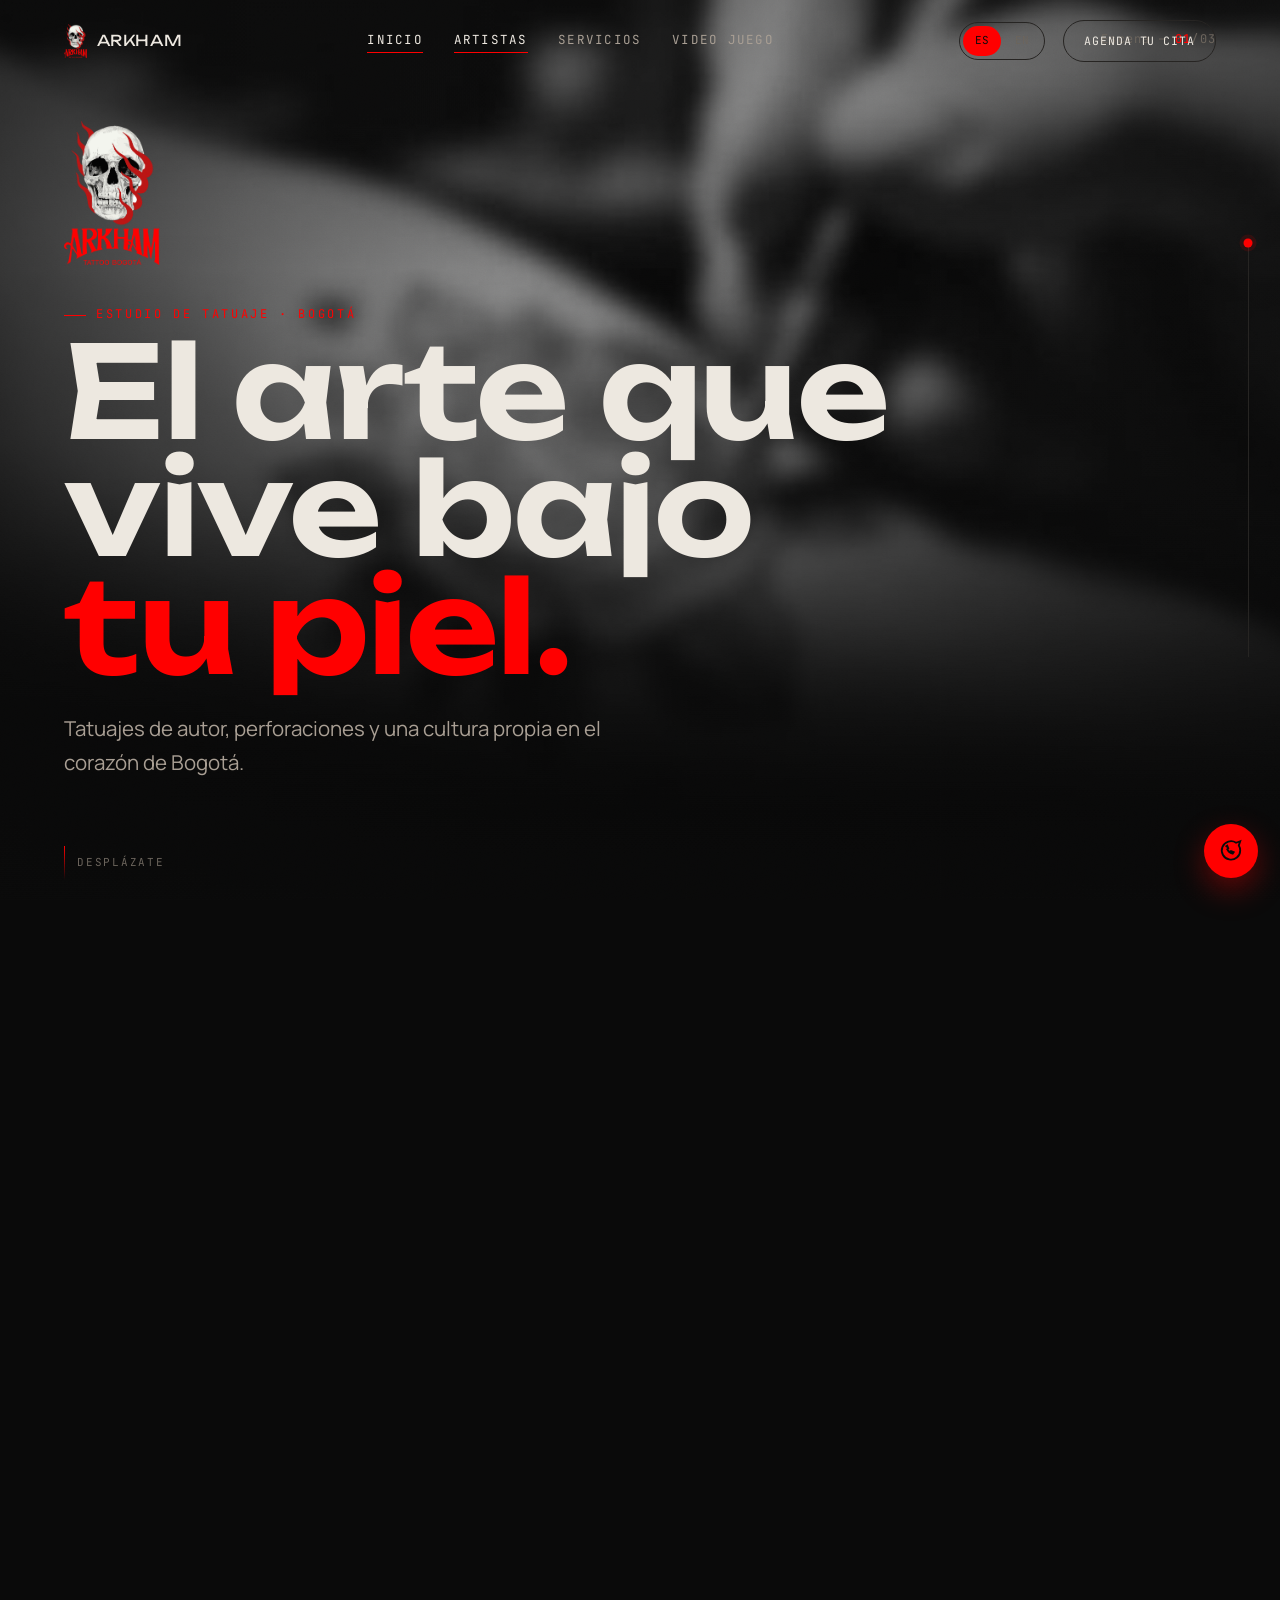
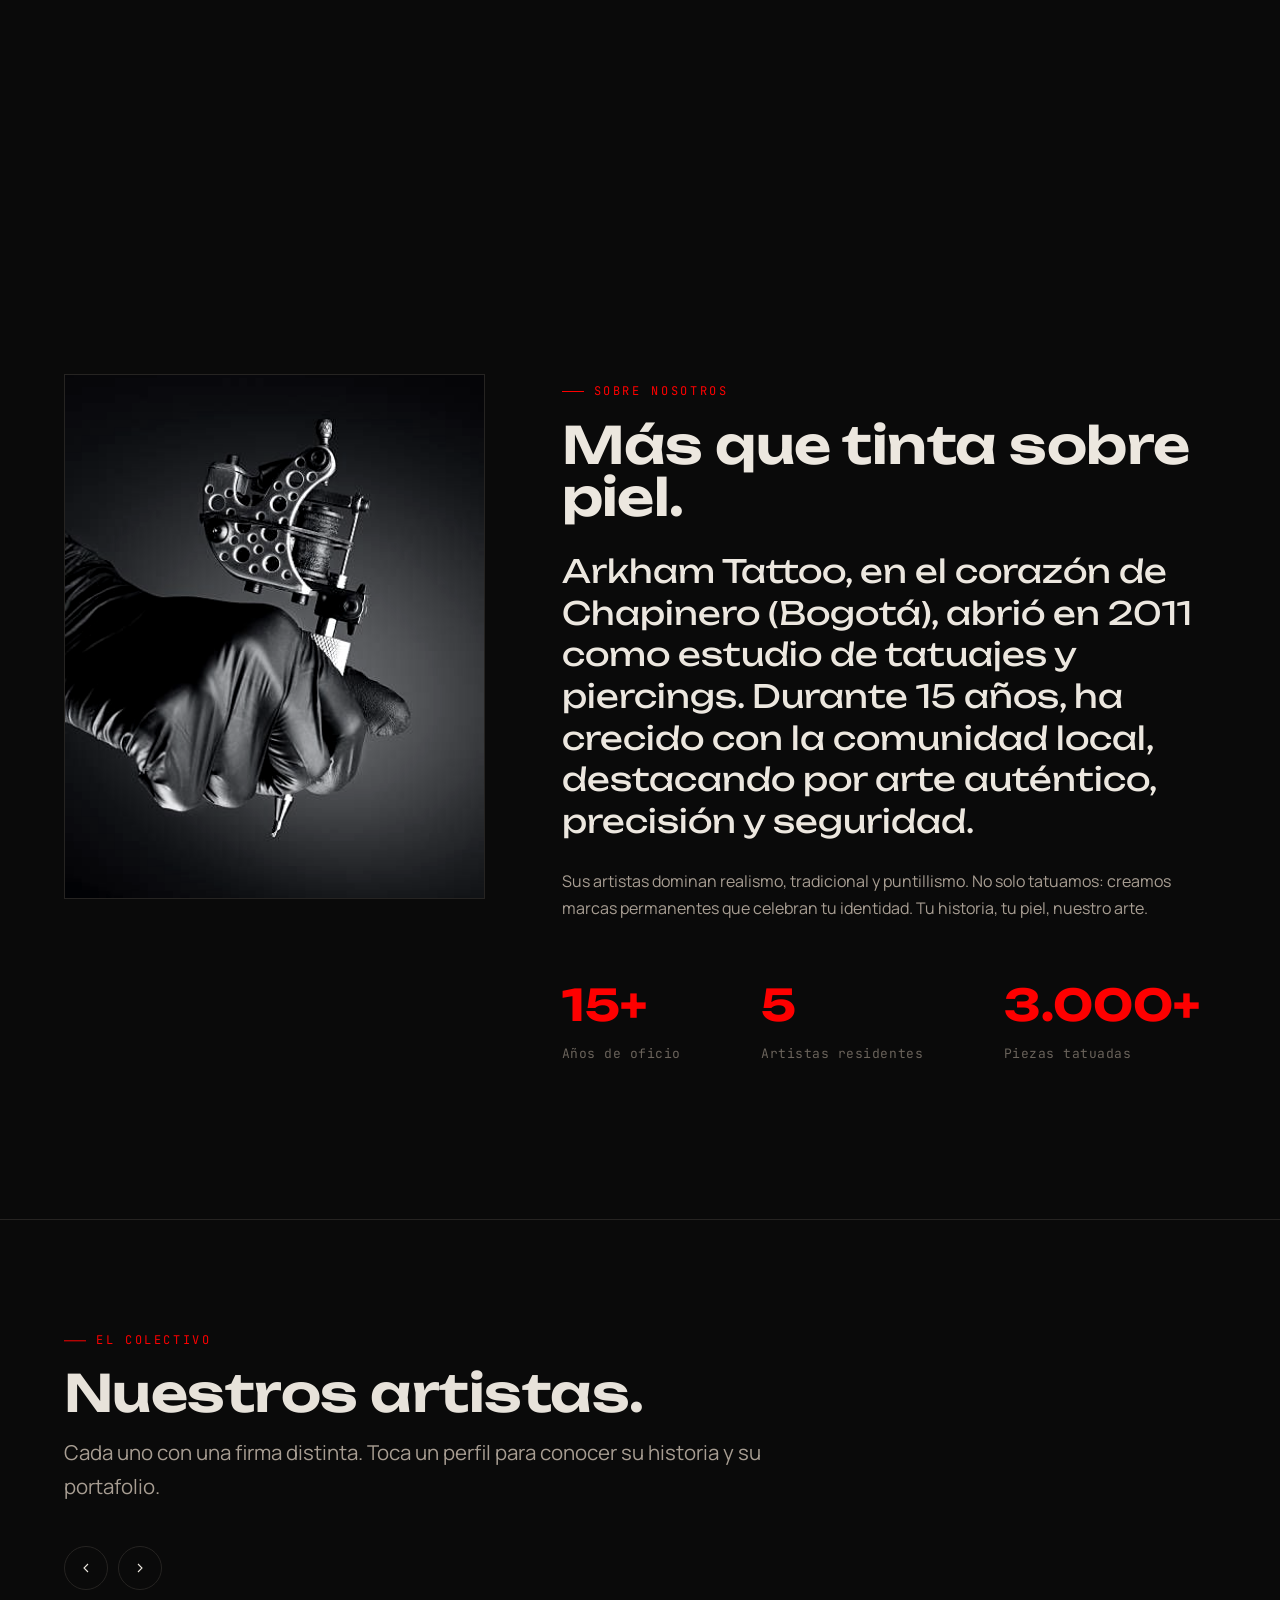
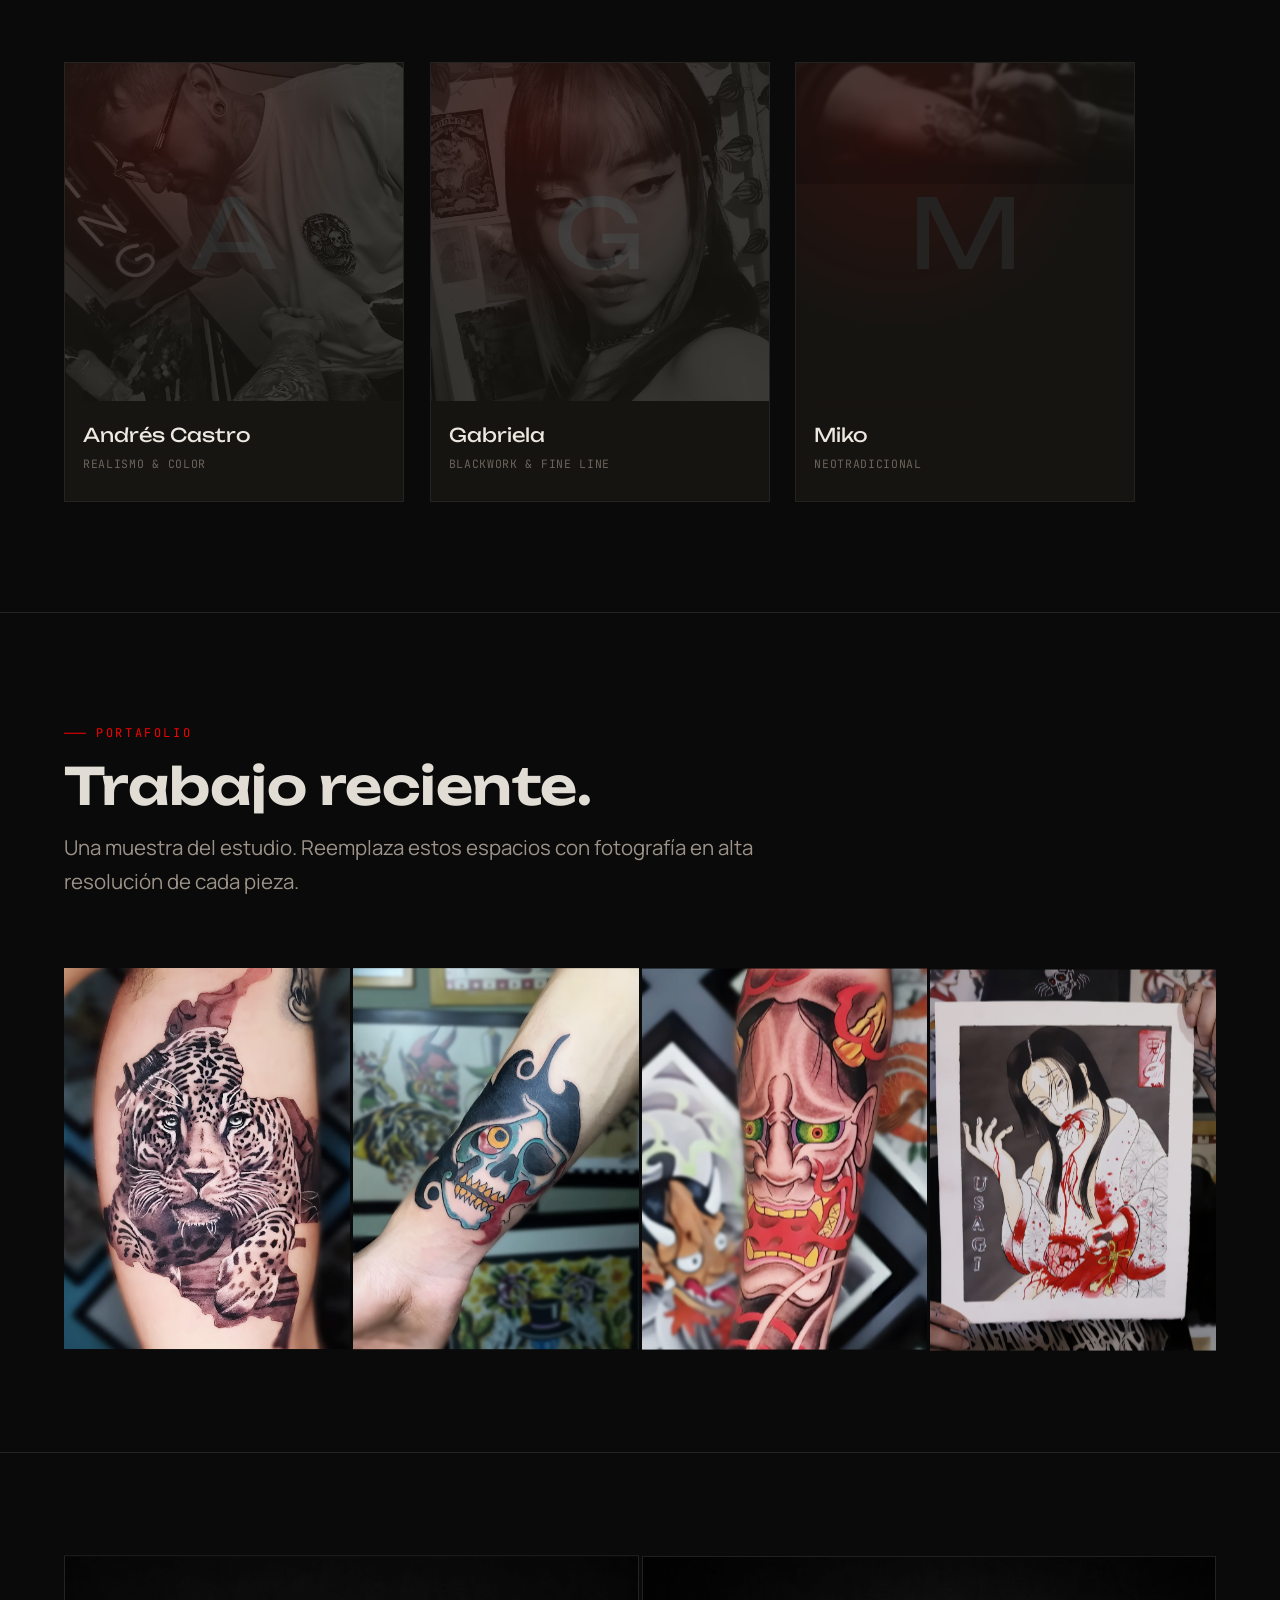
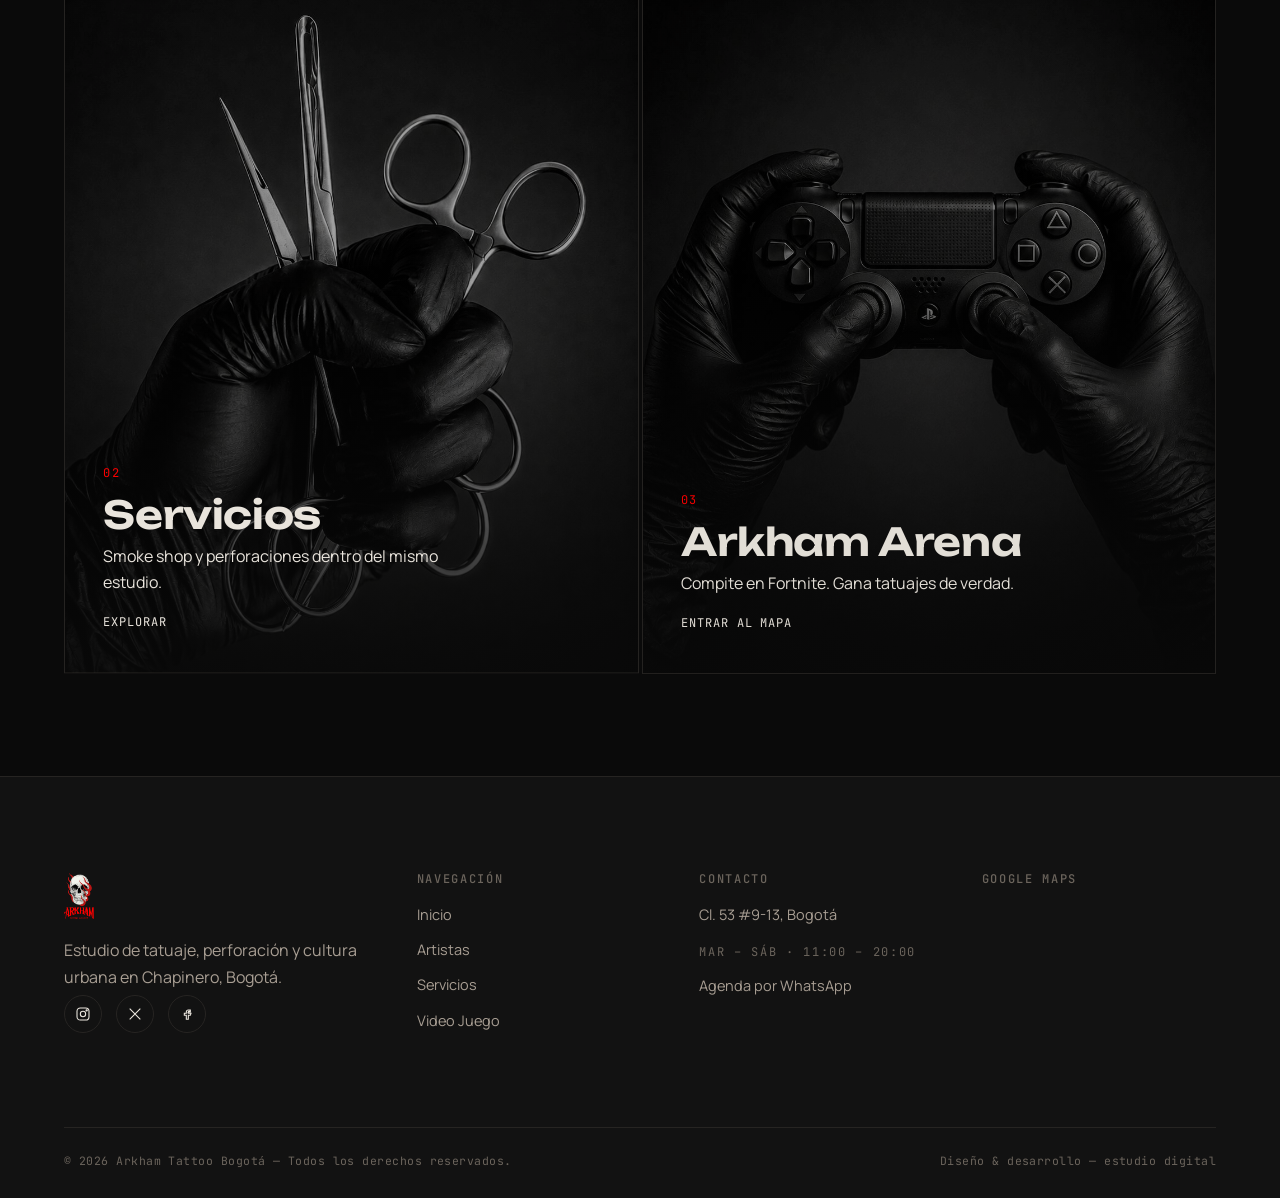
<file: index.html>
<!doctype html>
<html lang="es">

<head>
  <meta charset="UTF-8">
  <meta name="viewport" content="width=device-width, initial-scale=1, viewport-fit=cover">
  <title>Arkham Tattoo Bogotá — Tatuajes, perforaciones & cultura urbana</title>
  <meta name="description"
    content="Arkham Tattoo Bogotá — estudio de tatuaje, perforación y smoke shop en Chapinero. Arte corporal de autor con una firma que no se olvida.">
  <link rel="icon" href="assets/img/LOGO_ARKHAM.png">
  <link rel="preconnect" href="https://fonts.googleapis.com">
  <link rel="preconnect" href="https://fonts.gstatic.com" crossorigin>
  <link
    href="https://fonts.googleapis.com/css2?family=Unbounded:wght@400;500;600;700&family=Manrope:wght@400;500;600;700&family=JetBrains+Mono:wght@400;500&display=swap"
    rel="stylesheet">
  <link rel="stylesheet" href="assets/css/base.css">
  <link rel="stylesheet" href="assets/css/home.css">
</head>

<body>

  <div class="grain" aria-hidden="true"></div>

  <div class="needle-rail" aria-hidden="true">
    <div class="track">
      <div class="fill"></div>
      <div class="tip"></div>
    </div>
  </div>

  <!-- ============ NAV ============ -->
  <header class="site-nav">
    <div class="wrap">
      <a href="index.html" class="brand">
        <img src="assets/img/LOGO_ARKHAM.png" alt="Arkham Tattoo Bogotá">
        <span>ARKHAM</span>
      </a>
      <nav class="nav-links">
        <a href="index.html" data-i18n="nav.home">Inicio</a>
        <a href="index.html#artistas" data-i18n="nav.artists">Artistas</a>
        <a href="services.html" data-i18n="nav.services">Servicios</a>
        <a href="videojuego.html" data-i18n="nav.videogame">Video Juego</a>
      </nav>
      <div class="nav-right">
        <div class="lang-toggle" role="group" aria-label="Language">
          <button data-lang="es">ES</button>
          <button data-lang="en">EN</button>
        </div>
        <a class="btn btn--outline btn--sm"
          href="https://api.whatsapp.com/send/?phone=573107756034&text=Hola%21+Escribo+para+solicitar+informaci%C3%B3n+%21&type=phone_number&app_absent=0"
          target="_blank" rel="noopener">
          <span data-i18n="nav.book">Agenda tu cita</span>
        </a>
        <button class="nav-burger" aria-label="Menu"><span></span><span></span><span></span></button>
      </div>
    </div>
  </header>

  <div class="mobile-panel">
    <a href="index.html" data-i18n="nav.home">Inicio</a>
    <a href="index.html#artistas" data-i18n="nav.artists">Artistas</a>
    <a href="services.html" data-i18n="nav.services">Servicios</a>
    <a href="videojuego.html" data-i18n="nav.videogame">Video Juego</a>
    <a class="btn btn--red"
      href="https://api.whatsapp.com/send/?phone=573107756034&text=Hola%21+Escribo+para+solicitar+informaci%C3%B3n+%21&type=phone_number&app_absent=0"
      target="_blank" rel="noopener" style="align-self:flex-start;margin-top:8px">
      <span data-i18n="nav.book">Agenda tu cita</span>
    </a>
    <span class="mono-tag">Cl. 53 #9-13, Bogotá</span>
  </div>

  <!-- ============ HERO — cinematic pinned scroll scene ============ -->
  <section class="hero-stage">
    <div class="hero-pin">
      <div class="hero-bg"></div>

      <div class="hero-frame-count"><span data-i18n="hero.frame">Escena</span> — <b>01</b>/03</div>

      <div class="hero-inner">
        <img class="hero-logo" src="assets/img/LOGO_ARKHAM.png" alt="Arkham Tattoo Bogotá" width="90">
        <span class="h-eyebrow hero-kicker" data-i18n="hero.kicker">Estudio de tatuaje · Bogotá</span>
        <h1 class="hero-title">
          <span class="line"><span data-i18n="hero.title.1">El arte que</span></span>
          <span class="line"><span data-i18n="hero.title.2">vive bajo</span></span>
          <span class="line"><span><em data-i18n="hero.title.3">tu piel.</em></span></span>
        </h1>
        <p class="body-lg hero-sub" data-i18n="hero.sub">Tatuajes de autor, perforaciones y una cultura propia en el
          corazón de Bogotá.</p>
      </div>

      <div class="hero-scenes">
        <div class="hero-scene-line">
          <span class="tag mono-tag" data-i18n="hero.scene1.tag">01 — La aguja</span>
          <span data-i18n="hero.scene1.text">Cada línea es una decisión que no se borra.</span>
        </div>
        <div class="hero-scene-line">
          <span class="tag mono-tag" data-i18n="hero.scene2.tag">02 — El trazo</span>
          <span data-i18n="hero.scene2.text">Precisión de estudio, temple de calle.</span>
        </div>
        <div class="hero-scene-line">
          <span class="tag mono-tag" data-i18n="hero.scene3.tag">03 — El vínculo</span>
          <span data-i18n="hero.scene3.text">Arkham Tattoo Bogotá — donde empieza tu historia.</span>
        </div>
      </div>

      <div class="hero-scroll-cue">
        <div class="stem"></div>
        <span data-i18n="hero.scroll">Desplázate</span>
      </div>
    </div>
  </section>

  <!-- ============ ABOUT ============ -->
  <section class="section about-section" id="about">
    <div class="wrap">
      <div class="about-grid">
        <div class="about-figure reveal-up">
          <img src="assets/img/SERVICIOS_ARTISTAS.jpg" alt="Tatuador trabajando sobre un antebrazo">
        </div>
        <div class="about-copy">
          <span class="h-eyebrow reveal-up" data-i18n="about.eyebrow">Sobre nosotros</span>
          <h2 class="display-lg reveal-up" style="margin-top:18px" data-i18n="about.title">Más que tinta sobre piel.
          </h2>
          <div style="margin-top:28px">
            <p class="reveal-up" data-i18n="about.p1">Arkham Tattoo, en el corazón de Chapinero (Bogotá), abrió en 2011
              como estudio de tatuajes y piercings. Durante 15 años, ha crecido con la comunidad local, destacando por
              arte auténtico, precisión y seguridad.</p>
            <p class="body-md reveal-up measure" data-i18n="about.p2">Sus artistas dominan realismo, tradicional y
              puntillismo. No solo tatuamos: creamos marcas permanentes que celebran tu identidad. Tu historia, tu piel,
              nuestro arte.</p>
          </div>
          <div class="stat-row reveal-up">
            <div class="stat"><b data-i18n="about.stat1.n">15+</b><span data-i18n="about.stat1.l">Años de oficio</span>
            </div>
            <div class="stat"><b data-i18n="about.stat2.n">5</b><span data-i18n="about.stat2.l">Artistas
                residentes</span></div>
            <div class="stat"><b data-i18n="about.stat3.n">3.000+</b><span data-i18n="about.stat3.l">Piezas
                tatuadas</span></div>
          </div>
        </div>
      </div>
    </div>
  </section>

  <!-- ============ ARTISTS ============ -->
  <section class="section section--tight hairline" id="artistas">
    <div class="wrap">
      <div class="section-head flex-between">
        <div>
          <span class="h-eyebrow reveal-up" data-i18n="artists.eyebrow">El colectivo</span>
          <h2 class="display-lg reveal-up" style="margin-top:16px" data-i18n="artists.title">Nuestros artistas.</h2>
          <p class="body-lg reveal-up measure" data-i18n="artists.sub">Cada uno con una firma distinta. Toca un perfil
            para conocer su historia y su portafolio.</p>
        </div>
        <div class="rail-nav">
          <button data-rail-prev aria-label="Anterior"><svg viewBox="0 0 24 24" fill="none" stroke="currentColor"
              stroke-width="1.6">
              <path d="M15 18l-6-6 6-6" />
            </svg></button>
          <button data-rail-next aria-label="Siguiente"><svg viewBox="0 0 24 24" fill="none" stroke="currentColor"
              stroke-width="1.6">
              <path d="M9 18l6-6-6-6" />
            </svg></button>
        </div>
      </div>

      <div class="rail" data-rail data-reveal-group>
        <article class="rail-card artist-card">
          <a href="artista.html?a=andres">
            <div class="frame">
              <img class="texture" src="assets/img/TATUADOR_1_ANDRESITO.webp" alt="">
              <span class="monogram">A</span>
              <span class="arrow"><svg viewBox="0 0 24 24" fill="none" stroke="currentColor" stroke-width="1.6">
                  <path d="M7 17L17 7M9 7h8v8" />
                </svg></span>
            </div>
            <div class="meta">
              <div class="name" data-i18n="artist1.name">Andrés Castro</div>
              <div class="spec" data-i18n="artist1.spec">Realismo & color</div>
            </div>
          </a>
        </article>
        <article class="rail-card artist-card">
          <a href="artista.html?a=gabriela">
            <div class="frame">
              <img class="texture" src="assets/img/TATUADOR_2_GABRIELA.webp" alt="">
              <span class="monogram">G</span>
              <span class="arrow"><svg viewBox="0 0 24 24" fill="none" stroke="currentColor" stroke-width="1.6">
                  <path d="M7 17L17 7M9 7h8v8" />
                </svg></span>
            </div>
            <div class="meta">
              <div class="name" data-i18n="artist2.name">Gabriela</div>
              <div class="spec" data-i18n="artist2.spec">Blackwork & fine line</div>
            </div>
          </a>
        </article>
        <article class="rail-card artist-card">
          <a href="artista.html?a=miko">
            <div class="frame">
              <img class="texture" src="assets/img/IMAGEN_DE_FONDO.jpg" alt="">
              <span class="monogram">M</span>
              <span class="arrow"><svg viewBox="0 0 24 24" fill="none" stroke="currentColor" stroke-width="1.6">
                  <path d="M7 17L17 7M9 7h8v8" />
                </svg></span>
            </div>
            <div class="meta">
              <div class="name" data-i18n="artist3.name">Miko</div>
              <div class="spec" data-i18n="artist3.spec">Neotradicional</div>
            </div>
          </a>
        </article>
      </div>
    </div>
  </section>

  <!-- ============ WORK GALLERY ============ -->
  <section class="section section--tight hairline">
    <div class="wrap">
      <div class="section-head">
        <span class="h-eyebrow reveal-up" data-i18n="gallery.eyebrow">Portafolio</span>
        <h2 class="display-lg reveal-up" style="margin-top:16px" data-i18n="gallery.title">Trabajo reciente.</h2>
        <p class="body-lg reveal-up measure" data-i18n="gallery.sub">Una muestra del estudio. Reemplaza estos espacios
          con fotografía en alta resolución de cada pieza.</p>
      </div>
      <div class="gallery-grid" data-reveal-group>
        <div class="g-item"><img src="assets/img/TATUADOR_1_ANDRESITO_TATTOO_2.webp" alt="Detalle de tatuaje"><span
            class="g-label" data-i18n="gallery.item">Añadir fotografía</span></div>
        <div class="g-item"><img src="assets/img/TATUADOR_2_GABRIELA_TATTOO_3.webp" alt="Detalle de tatuaje"><span
            class="g-label" data-i18n="gallery.item">Añadir fotografía</span></div>
        <div class="g-item"><img src="assets/img/TATUADOR_1_ANDRESITO_TATTOO_1.webp" alt="Detalle de tatuaje"><span
            class="g-label" data-i18n="gallery.item">Añadir fotografía</span></div>
        <div class="g-item"><img src="assets/img/TATUADOR_2_GABRIELA_TATTOO_1.webp" alt="Detalle de tatuaje"><span
            class="g-label" data-i18n="gallery.item">Añadir fotografía</span></div>
      </div>
    </div>
  </section>

  <!-- ============ SERVICES / VIDEOGAME PREVIEW ============ -->
  <section class="section section--tight hairline">
    <div class="wrap">
      <div class="preview-duo" data-reveal-group>
        <a class="preview-panel img-zoom" href="services.html">
          <img src="assets/img/SERVICIOS_PERFO.jpg" alt="Servicios — perforaciones y smoke shop">
          <div class="content">
            <span class="num mono-tag" data-i18n="preview.services.n">02</span>
            <h3 data-i18n="preview.services.title">Servicios</h3>
            <p data-i18n="preview.services.text">Smoke shop y perforaciones dentro del mismo estudio.</p>
            <span class="go" data-i18n="preview.services.go">Explorar
              <svg viewBox="0 0 24 24" fill="none" stroke="currentColor" stroke-width="1.6">
                <path d="M5 12h14M13 6l6 6-6 6" />
              </svg>
            </span>
          </div>
        </a>
        <a class="preview-panel img-zoom" href="videojuego.html">
          <img src="assets/img/SERVICIOS_VIDEOJUEGOS.jpg" alt="Arkham Arena — servicio de video juego">
          <div class="content">
            <span class="num mono-tag" data-i18n="preview.vg.n">03</span>
            <h3 data-i18n="preview.vg.title">Arkham Arena</h3>
            <p data-i18n="preview.vg.text">Compite en Fortnite. Gana tatuajes de verdad.</p>
            <span class="go" data-i18n="preview.vg.go">Entrar al mapa
              <svg viewBox="0 0 24 24" fill="none" stroke="currentColor" stroke-width="1.6">
                <path d="M5 12h14M13 6l6 6-6 6" />
              </svg>
            </span>
          </div>
        </a>
      </div>
    </div>
  </section>

  <!-- ============ FOOTER ============ -->
  <footer class="site-footer" id="contacto">
    <div class="wrap">
      <div class="footer-grid">
        <div class="footer-brand">
          <img src="assets/img/LOGO_ARKHAM.png" alt="Arkham Tattoo Bogotá">
          <p class="body-md" data-i18n="footer.about">Estudio de tatuaje, perforación y cultura urbana en Chapinero,
            Bogotá.</p>
          <div class="social-row">
            <a href="https://www.instagram.com/arkhamtattoobogota/" target="_blank" rel="noopener"
              aria-label="Instagram">
              <svg viewBox="0 0 24 24" fill="none" stroke="currentColor" stroke-width="1.6">
                <rect x="3" y="3" width="18" height="18" rx="5" />
                <circle cx="12" cy="12" r="4" />
                <circle cx="17.5" cy="6.5" r="1" />
              </svg>
            </a>
            <a href="https://x.com/ArkhamTattooBog" target="_blank" rel="noopener" aria-label="X">
              <svg viewBox="0 0 24 24" fill="none" stroke="currentColor" stroke-width="1.6">
                <path d="M4 4l16 16M20 4L4 20" />
              </svg>
            </a>
            <a href="https://www.facebook.com/ArkhamTattooBogota/?locale=es_LA" target="_blank" rel="noopener"
              aria-label="Facebook">
              <svg viewBox="0 0 24 24" fill="none" stroke="currentColor" stroke-width="1.6">
                <path d="M14 9h3V6h-3c-1.7 0-3 1.3-3 3v2H8v3h3v6h3v-6h3l1-3h-4v-2c0-.6.4-1 1-1z" />
              </svg>
            </a>
          </div>
        </div>
        <div class="footer-col">
          <h4 data-i18n="footer.nav">Navegación</h4>
          <a href="index.html" data-i18n="nav.home">Inicio</a>
          <a href="index.html#artistas" data-i18n="nav.artists">Artistas</a>
          <a href="services.html" data-i18n="nav.services">Servicios</a>
          <a href="videojuego.html" data-i18n="nav.videogame">Video Juego</a>
        </div>
        <div class="footer-col">
          <h4 data-i18n="footer.contact">Contacto</h4>
          <address>Cl. 53 #9-13, Bogotá</address>
          <span class="mono-tag" data-i18n="footer.hours">Mar – Sáb · 11:00 – 20:00</span>
          <a href="https://api.whatsapp.com/send/?phone=573107756034&text=Hola%21+Escribo+para+solicitar+informaci%C3%B3n+%21&type=phone_number&app_absent=0"
            target="_blank" rel="noopener" style="margin-top:10px" data-i18n="footer.book">Agenda por WhatsApp</a>
        </div>
        <div class="footer-col">
          <h4>Google Maps</h4>
          <iframe class="footer-map" loading="lazy" referrerpolicy="no-referrer-when-downgrade"
            src="https://www.google.com/maps?q=Cl.+53+%239-13,+Bogot%C3%A1&output=embed"></iframe>
        </div>
      </div>
      <div class="footer-bottom">
        <span>© <span id="year"></span> Arkham Tattoo Bogotá — <span data-i18n="footer.rights">Todos los derechos
            reservados.</span></span>
        <span data-i18n="footer.credit">Diseño & desarrollo — estudio digital</span>
      </div>
    </div>
  </footer>

  <a class="wa-float"
    href="https://api.whatsapp.com/send/?phone=573107756034&text=Hola%21+Escribo+para+solicitar+informaci%C3%B3n+%21&type=phone_number&app_absent=0"
    target="_blank" rel="noopener" aria-label="WhatsApp"
    style="position:fixed;right:22px;bottom:22px;z-index:95;width:54px;height:54px;border-radius:50%;background:var(--red);display:flex;align-items:center;justify-content:center;box-shadow:0 12px 30px rgba(255,0,0,.35)">
    <svg width="26" height="26" viewBox="0 0 24 24" fill="none" stroke="#0a0a0a" stroke-width="1.7">
      <path d="M20.5 11.5a8.5 8.5 0 1 1-3.8-7.1L20.5 3l-1.3 3.9a8.46 8.46 0 0 1 1.3 4.6z" />
      <path d="M8.5 9.5c.5 2.5 2.5 4.5 5 5l1-1.5-2.5-1-1 1c-1-.5-2-1.5-2.5-2.5l1-1-1-2.5-1.5 1" />
    </svg>
  </a>

  <script src="assets/js/vendor/gsap.min.js"></script>
  <script src="assets/js/vendor/ScrollTrigger.min.js"></script>
  <script src="assets/js/i18n.js"></script>
  <script src="assets/js/main.js"></script>
  <script>document.getElementById("year").textContent = new Date().getFullYear();</script>
</body>

</html>
</file>
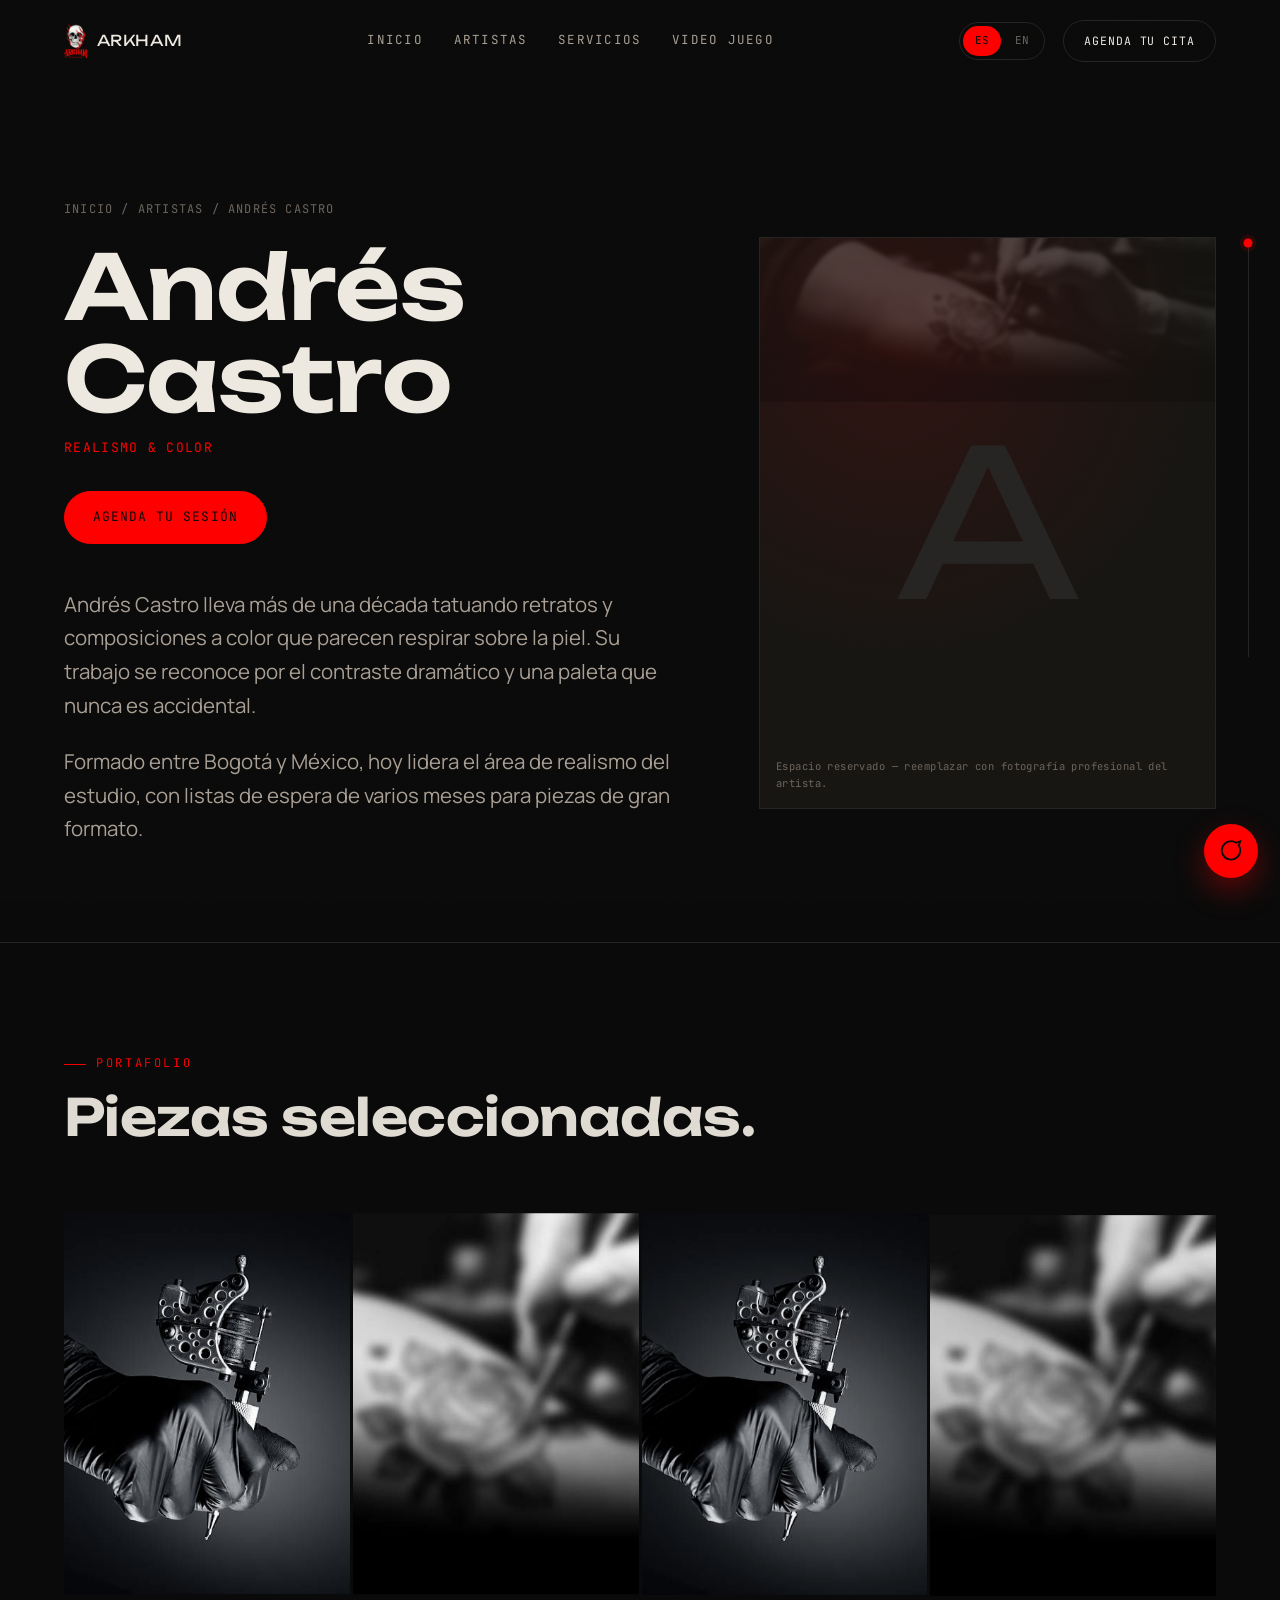
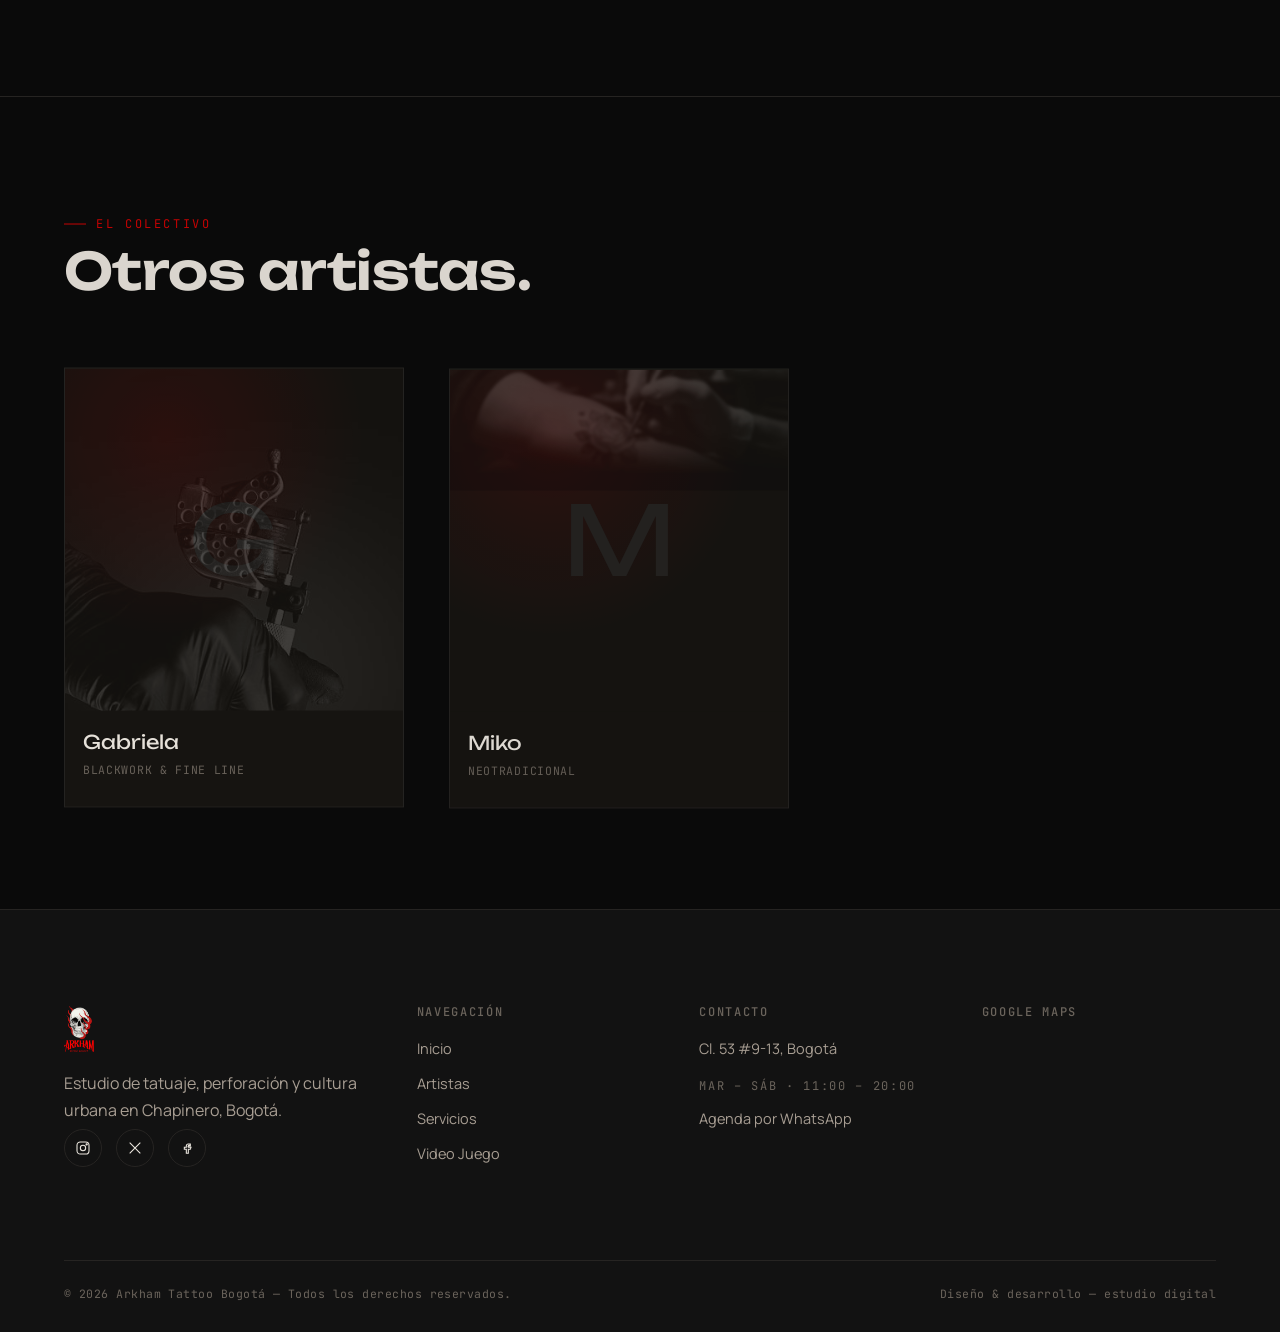
<file: artista.html>
<!doctype html>
<html lang="es">

<head>
  <meta charset="UTF-8">
  <meta name="viewport" content="width=device-width, initial-scale=1, viewport-fit=cover">
  <title>Artista — Arkham Tattoo Bogotá</title>
  <link rel="icon" href="assets/img/LOGO_ARKHAM.png">
  <link rel="preconnect" href="https://fonts.googleapis.com">
  <link rel="preconnect" href="https://fonts.gstatic.com" crossorigin>
  <link
    href="https://fonts.googleapis.com/css2?family=Unbounded:wght@400;500;600;700&family=Manrope:wght@400;500;600;700&family=JetBrains+Mono:wght@400;500&display=swap"
    rel="stylesheet">
  <link rel="stylesheet" href="assets/css/base.css">
  <link rel="stylesheet" href="assets/css/home.css">
  <link rel="stylesheet" href="assets/css/artist.css">
</head>

<body>

  <div class="grain" aria-hidden="true"></div>
  <div class="needle-rail" aria-hidden="true">
    <div class="track">
      <div class="fill"></div>
      <div class="tip"></div>
    </div>
  </div>

  <header class="site-nav">
    <div class="wrap">
      <a href="index.html" class="brand"><img src="assets/img/LOGO_ARKHAM.png"
          alt="Arkham Tattoo Bogotá"><span>ARKHAM</span></a>
      <nav class="nav-links">
        <a href="index.html" data-i18n="nav.home">Inicio</a>
        <a href="index.html#artistas" data-i18n="nav.artists">Artistas</a>
        <a href="services.html" data-i18n="nav.services">Servicios</a>
        <a href="videojuego.html" data-i18n="nav.videogame">Video Juego</a>
      </nav>
      <div class="nav-right">
        <div class="lang-toggle" role="group" aria-label="Language"><button data-lang="es">ES</button><button
            data-lang="en">EN</button></div>
        <a class="btn btn--outline btn--sm"
          href="https://api.whatsapp.com/send/?phone=573107756034&text=Hola%21+Escribo+para+solicitar+informaci%C3%B3n+%21&type=phone_number&app_absent=0"
          target="_blank" rel="noopener"><span data-i18n="nav.book">Agenda tu cita</span></a>
        <button class="nav-burger" aria-label="Menu"><span></span><span></span><span></span></button>
      </div>
    </div>
  </header>

  <div class="mobile-panel">
    <a href="index.html" data-i18n="nav.home">Inicio</a>
    <a href="index.html#artistas" data-i18n="nav.artists">Artistas</a>
    <a href="services.html" data-i18n="nav.services">Servicios</a>
    <a href="videojuego.html" data-i18n="nav.videogame">Video Juego</a>
  </div>

  <section class="artist-hero">
    <div class="wrap">
      <div class="artist-hero-grid">
        <div class="artist-hero-copy">
          <div class="breadcrumb">
            <a href="index.html" data-i18n="art.crumb.home">Inicio</a> /
            <a href="index.html#artistas" data-i18n="art.crumb.artists">Artistas</a> /
            <span data-artist-name>Andres Castro</span>
          </div>
          <h1 class="reveal-up" data-artist-name>Andres Castro</h1>
          <div class="spec reveal-up" data-artist-spec>Realismo & color</div>

          <a class="btn btn--red reveal-up"
            href="https://api.whatsapp.com/send/?phone=573107756034&text=Hola%21+Escribo+para+solicitar+informaci%C3%B3n+%21&type=phone_number&app_absent=0"
            target="_blank" rel="noopener">
            <span data-i18n="art.cta">Agenda tu sesión</span>
          </a>

          <div class="artist-narrative" data-artist-narrative></div>
        </div>

        <div class="artist-photo">
          <img class="texture" data-artist-texture src="assets/img/IMAGEN_DE_FONDO.jpg" alt="">
          <span class="monogram-lg" data-artist-monogram>R</span>
          <span class="swap-note" data-i18n="art.photo.note">Espacio reservado — reemplazar con fotografía profesional
            del artista.</span>
        </div>
      </div>
    </div>
  </section>

  <section class="section section--tight hairline">
    <div class="wrap">
      <div class="section-head">
        <span class="h-eyebrow reveal-up" data-i18n="art.gallery.eyebrow">Portafolio</span>
        <h2 class="display-lg reveal-up" style="margin-top:16px" data-i18n="art.gallery.title">Piezas seleccionadas.
        </h2>
      </div>
      <div class="gallery-grid" data-reveal-group>
        <div class="g-item"><img src="assets/img/SERVICIOS_ARTISTAS.jpg" alt="Pieza del artista"><span class="g-label"
            data-i18n="gallery.item">Añadir fotografía</span></div>
        <div class="g-item"><img src="assets/img/IMAGEN_DE_FONDO.jpg" alt="Pieza del artista"><span class="g-label"
            data-i18n="gallery.item">Añadir fotografía</span></div>
        <div class="g-item"><img src="assets/img/SERVICIOS_ARTISTAS.jpg" alt="Pieza del artista"><span class="g-label"
            data-i18n="gallery.item">Añadir fotografía</span></div>
        <div class="g-item"><img src="assets/img/IMAGEN_DE_FONDO.jpg" alt="Pieza del artista"><span class="g-label"
            data-i18n="gallery.item">Añadir fotografía</span></div>
      </div>
    </div>
  </section>

  <section class="section section--tight hairline">
    <div class="wrap">
      <div class="section-head">
        <span class="h-eyebrow reveal-up" data-i18n="art.others.eyebrow">El colectivo</span>
        <h2 class="display-lg reveal-up" style="margin-top:16px" data-i18n="art.others.title">Otros artistas.</h2>
      </div>
      <div class="other-artists" data-other-artists data-reveal-group></div>
    </div>
  </section>

  <footer class="site-footer">
    <div class="wrap">
      <div class="footer-grid">
        <div class="footer-brand">
          <img src="assets/img/LOGO_ARKHAM.png" alt="Arkham Tattoo Bogotá">
          <p class="body-md" data-i18n="footer.about">Estudio de tatuaje, perforación y cultura urbana en Chapinero,
            Bogotá.</p>
          <div class="social-row">
            <a href="https://www.instagram.com/arkhamtattoobogota/" target="_blank" rel="noopener"
              aria-label="Instagram"><svg viewBox="0 0 24 24" fill="none" stroke="currentColor" stroke-width="1.6">
                <rect x="3" y="3" width="18" height="18" rx="5" />
                <circle cx="12" cy="12" r="4" />
                <circle cx="17.5" cy="6.5" r="1" />
              </svg></a>
            <a href="https://x.com/ArkhamTattooBog" target="_blank" rel="noopener" aria-label="X"><svg
                viewBox="0 0 24 24" fill="none" stroke="currentColor" stroke-width="1.6">
                <path d="M4 4l16 16M20 4L4 20" />
              </svg></a>
            <a href="https://www.facebook.com/ArkhamTattooBogota/?locale=es_LA" target="_blank" rel="noopener"
              aria-label="Facebook"><svg viewBox="0 0 24 24" fill="none" stroke="currentColor" stroke-width="1.6">
                <path d="M14 9h3V6h-3c-1.7 0-3 1.3-3 3v2H8v3h3v6h3v-6h3l1-3h-4v-2c0-.6.4-1 1-1z" />
              </svg></a>
          </div>
        </div>
        <div class="footer-col">
          <h4 data-i18n="footer.nav">Navegación</h4>
          <a href="index.html" data-i18n="nav.home">Inicio</a>
          <a href="index.html#artistas" data-i18n="nav.artists">Artistas</a>
          <a href="services.html" data-i18n="nav.services">Servicios</a>
          <a href="videojuego.html" data-i18n="nav.videogame">Video Juego</a>
        </div>
        <div class="footer-col">
          <h4 data-i18n="footer.contact">Contacto</h4>
          <address>Cl. 53 #9-13, Bogotá</address>
          <span class="mono-tag" data-i18n="footer.hours">Mar – Sáb · 11:00 – 20:00</span>
          <a href="https://api.whatsapp.com/send/?phone=573107756034&text=Hola%21+Escribo+para+solicitar+informaci%C3%B3n+%21&type=phone_number&app_absent=0"
            target="_blank" rel="noopener" style="margin-top:10px" data-i18n="footer.book">Agenda por WhatsApp</a>
        </div>
        <div class="footer-col">
          <h4>Google Maps</h4>
          <iframe class="footer-map" loading="lazy" referrerpolicy="no-referrer-when-downgrade"
            src="https://www.google.com/maps?q=Cl.+53+%239-13,+Bogot%C3%A1&output=embed"></iframe>
        </div>
      </div>
      <div class="footer-bottom">
        <span>© <span id="year"></span> Arkham Tattoo Bogotá — <span data-i18n="footer.rights">Todos los derechos
            reservados.</span></span>
        <span data-i18n="footer.credit">Diseño & desarrollo — estudio digital</span>
      </div>
    </div>
  </footer>

  <a href="https://api.whatsapp.com/send/?phone=573107756034&text=Hola%21+Escribo+para+solicitar+informaci%C3%B3n+%21&type=phone_number&app_absent=0"
    target="_blank" rel="noopener" aria-label="WhatsApp"
    style="position:fixed;right:22px;bottom:22px;z-index:95;width:54px;height:54px;border-radius:50%;background:var(--red);display:flex;align-items:center;justify-content:center;box-shadow:0 12px 30px rgba(255,0,0,.35)">
    <svg width="26" height="26" viewBox="0 0 24 24" fill="none" stroke="#0a0a0a" stroke-width="1.7">
      <path d="M20.5 11.5a8.5 8.5 0 1 1-3.8-7.1L20.5 3l-1.3 3.9a8.46 8.46 0 0 1 1.3 4.6z" />
    </svg>
  </a>

  <script src="assets/js/vendor/gsap.min.js"></script>
  <script src="assets/js/vendor/ScrollTrigger.min.js"></script>
  <script src="assets/js/i18n.js"></script>
  <script src="assets/js/artist-data.js"></script>
  <script src="assets/js/main.js"></script>
  <script>document.getElementById("year").textContent = new Date().getFullYear();</script>
</body>

</html>
</file>
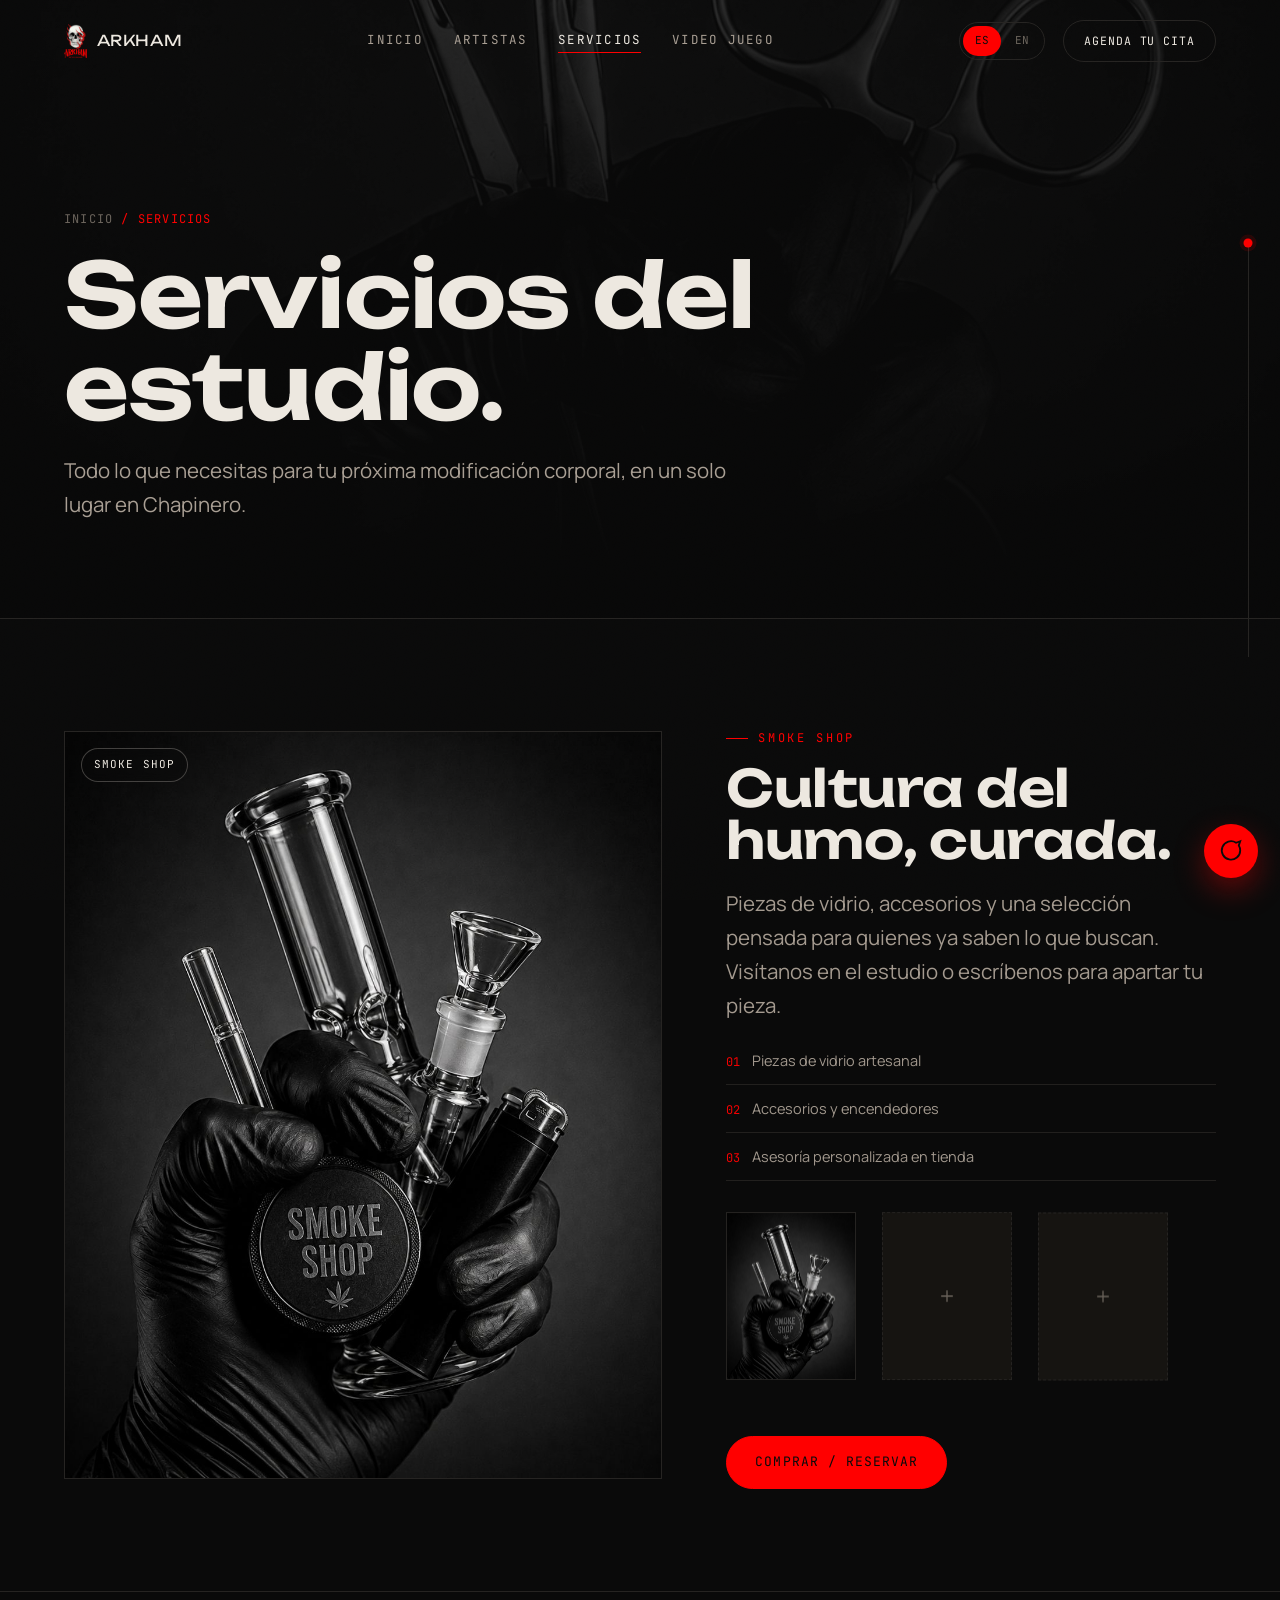
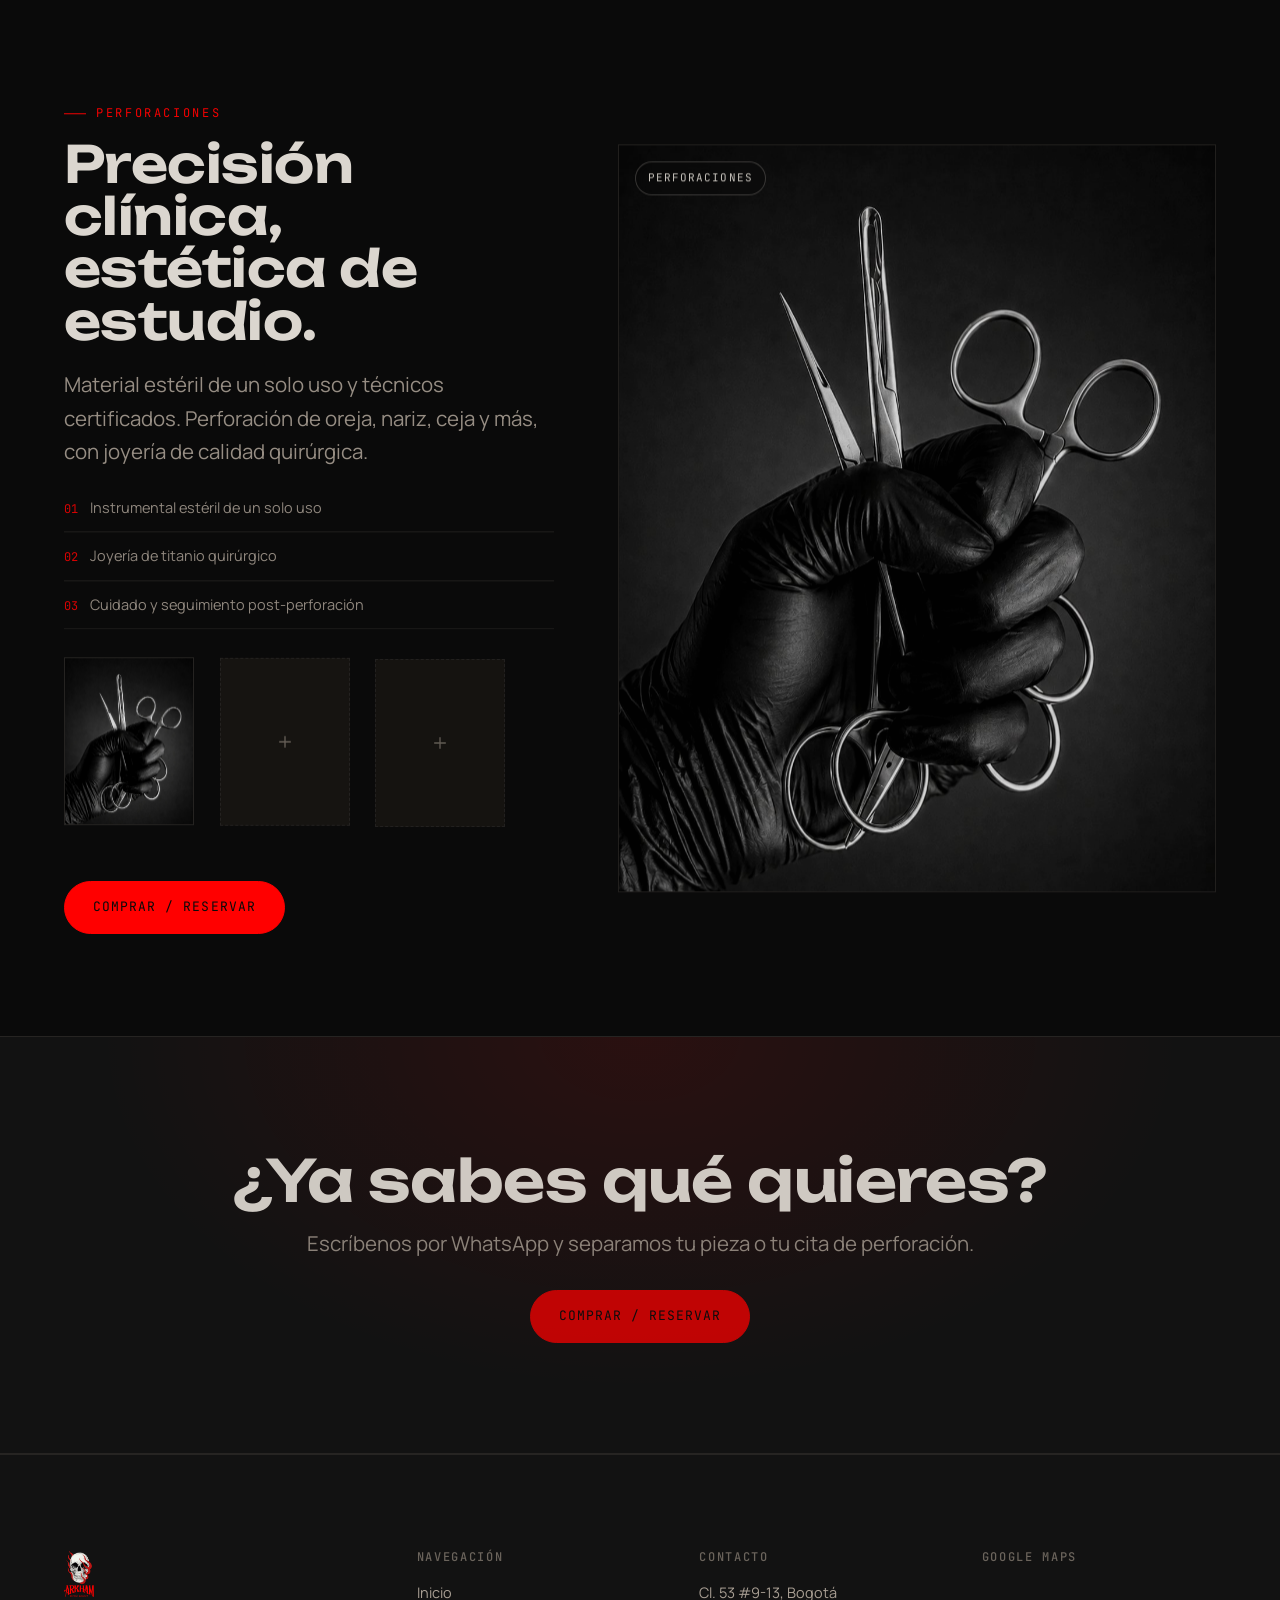
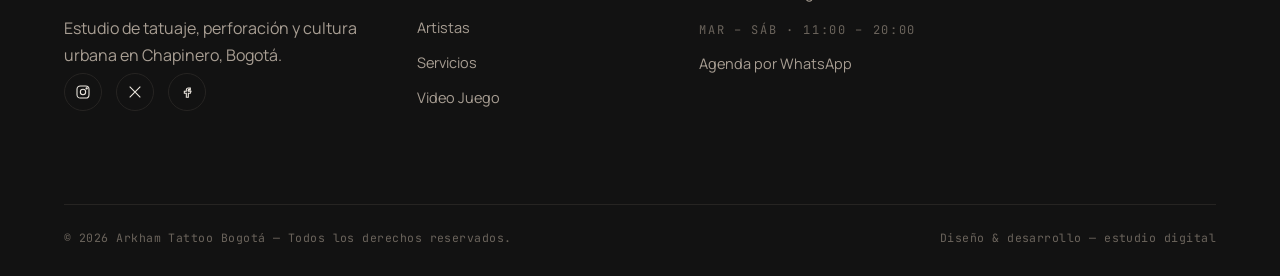
<file: services.html>
<!doctype html>
<html lang="es">
<head>
<meta charset="UTF-8">
<meta name="viewport" content="width=device-width, initial-scale=1, viewport-fit=cover">
<title>Servicios — Arkham Tattoo Bogotá</title>
<meta name="description" content="Smoke shop y perforaciones en Arkham Tattoo Bogotá, Chapinero.">
<link rel="icon" href="assets/img/LOGO_ARKHAM.png">
<link rel="preconnect" href="https://fonts.googleapis.com">
<link rel="preconnect" href="https://fonts.gstatic.com" crossorigin>
<link href="https://fonts.googleapis.com/css2?family=Unbounded:wght@400;500;600;700&family=Manrope:wght@400;500;600;700&family=JetBrains+Mono:wght@400;500&display=swap" rel="stylesheet">
<link rel="stylesheet" href="assets/css/base.css">
<link rel="stylesheet" href="assets/css/services.css">
</head>
<body>

<div class="grain" aria-hidden="true"></div>
<div class="needle-rail" aria-hidden="true"><div class="track"><div class="fill"></div><div class="tip"></div></div></div>

<header class="site-nav">
  <div class="wrap">
    <a href="index.html" class="brand"><img src="assets/img/LOGO_ARKHAM.png" alt="Arkham Tattoo Bogotá"><span>ARKHAM</span></a>
    <nav class="nav-links">
      <a href="index.html" data-i18n="nav.home">Inicio</a>
      <a href="index.html#artistas" data-i18n="nav.artists">Artistas</a>
      <a href="services.html" data-i18n="nav.services">Servicios</a>
      <a href="videojuego.html" data-i18n="nav.videogame">Video Juego</a>
    </nav>
    <div class="nav-right">
      <div class="lang-toggle" role="group" aria-label="Language"><button data-lang="es">ES</button><button data-lang="en">EN</button></div>
      <a class="btn btn--outline btn--sm" href="https://api.whatsapp.com/send/?phone=573107756034&text=Hola%21+Escribo+para+solicitar+informaci%C3%B3n+%21&type=phone_number&app_absent=0" target="_blank" rel="noopener"><span data-i18n="nav.book">Agenda tu cita</span></a>
      <button class="nav-burger" aria-label="Menu"><span></span><span></span><span></span></button>
    </div>
  </div>
</header>

<div class="mobile-panel">
  <a href="index.html" data-i18n="nav.home">Inicio</a>
  <a href="index.html#artistas" data-i18n="nav.artists">Artistas</a>
  <a href="services.html" data-i18n="nav.services">Servicios</a>
  <a href="videojuego.html" data-i18n="nav.videogame">Video Juego</a>
  <a class="btn btn--red" href="https://api.whatsapp.com/send/?phone=573107756034&text=Hola%21+Escribo+para+solicitar+informaci%C3%B3n+%21&type=phone_number&app_absent=0" target="_blank" rel="noopener" style="align-self:flex-start;margin-top:8px">
    <span data-i18n="nav.book">Agenda tu cita</span>
  </a>
  <span class="mono-tag">Cl. 53 #9-13, Bogotá</span>
</div>

<section class="page-hero">
  <div class="page-hero-bg" style="background-image:url('assets/img/SERVICIOS_PERFO.jpg')"></div>
  <div class="wrap">
    <div class="breadcrumb"><a href="index.html" data-i18n="nav.home">Inicio</a> <span class="red" data-i18n="svc.crumb"> / Servicios</span></div>
    <h1 class="reveal-up" data-i18n="svc.h1">Servicios del estudio.</h1>
    <p class="body-lg reveal-up" data-i18n="svc.sub">Todo lo que necesitas para tu próxima modificación corporal, en un solo lugar en Chapinero.</p>
  </div>
</section>

<!-- SMOKE SHOP -->
<section class="section section--tight hairline">
  <div class="wrap">
    <div class="service-feature">
      <div class="sf-media reveal-up">
        <span class="sf-tag" data-i18n="svc.smoke.tag">Smoke Shop</span>
        <img src="assets/img/SERVICIOS_SMOOKK_SHOP.jpg" alt="Smoke shop — piezas de vidrio y accesorios">
      </div>
      <div class="sf-copy">
        <span class="h-eyebrow reveal-up" data-i18n="svc.smoke.tag">Smoke Shop</span>
        <h2 class="reveal-up" data-i18n="svc.smoke.title">Cultura del humo, curada.</h2>
        <p class="body-lg reveal-up" data-i18n="svc.smoke.p">Piezas de vidrio, accesorios y una selección pensada para quienes ya saben lo que buscan.</p>
        <ul class="reveal-up">
          <li><span class="n">01</span><span data-i18n="svc.smoke.li1">Piezas de vidrio artesanal</span></li>
          <li><span class="n">02</span><span data-i18n="svc.smoke.li2">Accesorios y encendedores</span></li>
          <li><span class="n">03</span><span data-i18n="svc.smoke.li3">Asesoría personalizada en tienda</span></li>
        </ul>

        <div class="rail mini-rail" data-rail data-reveal-group>
          <div class="rail-card img-zoom"><img src="assets/img/SERVICIOS_SMOOKK_SHOP.jpg" alt="Producto smoke shop"></div>
          <div class="rail-card is-add" data-i18n-title="svc.add" title="Añadir producto"><svg viewBox="0 0 24 24" fill="none" stroke="currentColor" stroke-width="1.6"><path d="M12 5v14M5 12h14"/></svg></div>
          <div class="rail-card is-add" data-i18n-title="svc.add" title="Añadir producto"><svg viewBox="0 0 24 24" fill="none" stroke="currentColor" stroke-width="1.6"><path d="M12 5v14M5 12h14"/></svg></div>
        </div>

        <a class="btn btn--red mt-lg" href="https://api.whatsapp.com/send/?phone=573107756034&text=Hola%21+Escribo+para+solicitar+informaci%C3%B3n+%21&type=phone_number&app_absent=0" target="_blank" rel="noopener">
          <span data-i18n="svc.buy.btn">Comprar / Reservar</span>
        </a>
      </div>
    </div>
  </div>
</section>

<!-- PERFORATIONS -->
<section class="section section--tight hairline">
  <div class="wrap">
    <div class="service-feature is-reverse">
      <div class="sf-media reveal-up">
        <span class="sf-tag" data-i18n="svc.perfo.tag">Perforaciones</span>
        <img src="assets/img/SERVICIOS_PERFO.jpg" alt="Instrumental de perforación estéril">
      </div>
      <div class="sf-copy">
        <span class="h-eyebrow reveal-up" data-i18n="svc.perfo.tag">Perforaciones</span>
        <h2 class="reveal-up" data-i18n="svc.perfo.title">Precisión clínica, estética de estudio.</h2>
        <p class="body-lg reveal-up" data-i18n="svc.perfo.p">Material estéril de un solo uso y técnicos certificados.</p>
        <ul class="reveal-up">
          <li><span class="n">01</span><span data-i18n="svc.perfo.li1">Instrumental estéril de un solo uso</span></li>
          <li><span class="n">02</span><span data-i18n="svc.perfo.li2">Joyería de titanio quirúrgico</span></li>
          <li><span class="n">03</span><span data-i18n="svc.perfo.li3">Cuidado y seguimiento post-perforación</span></li>
        </ul>

        <div class="rail mini-rail" data-rail data-reveal-group>
          <div class="rail-card img-zoom"><img src="assets/img/SERVICIOS_PERFO.jpg" alt="Instrumental de perforación"></div>
          <div class="rail-card is-add" data-i18n-title="svc.add" title="Añadir producto"><svg viewBox="0 0 24 24" fill="none" stroke="currentColor" stroke-width="1.6"><path d="M12 5v14M5 12h14"/></svg></div>
          <div class="rail-card is-add" data-i18n-title="svc.add" title="Añadir producto"><svg viewBox="0 0 24 24" fill="none" stroke="currentColor" stroke-width="1.6"><path d="M12 5v14M5 12h14"/></svg></div>
        </div>

        <a class="btn btn--red mt-lg" href="https://api.whatsapp.com/send/?phone=573107756034&text=Hola%21+Escribo+para+solicitar+informaci%C3%B3n+%21&type=phone_number&app_absent=0" target="_blank" rel="noopener">
          <span data-i18n="svc.buy.btn">Comprar / Reservar</span>
        </a>
      </div>
    </div>
  </div>
</section>

<section class="cta-band">
  <div class="wrap">
    <h2 class="reveal-up" data-i18n="svc.buy.title">¿Ya sabes qué quieres?</h2>
    <p class="body-lg reveal-up" data-i18n="svc.buy.p">Escríbenos por WhatsApp y separamos tu pieza o tu cita de perforación.</p>
    <a class="btn btn--red reveal-up" href="https://api.whatsapp.com/send/?phone=573107756034&text=Hola%21+Escribo+para+solicitar+informaci%C3%B3n+%21&type=phone_number&app_absent=0" target="_blank" rel="noopener">
      <span data-i18n="svc.buy.btn">Comprar / Reservar</span>
    </a>
  </div>
</section>

<footer class="site-footer">
  <div class="wrap">
    <div class="footer-grid">
      <div class="footer-brand">
        <img src="assets/img/LOGO_ARKHAM.png" alt="Arkham Tattoo Bogotá">
        <p class="body-md" data-i18n="footer.about">Estudio de tatuaje, perforación y cultura urbana en Chapinero, Bogotá.</p>
        <div class="social-row">
          <a href="https://www.instagram.com/arkhamtattoobogota/" target="_blank" rel="noopener" aria-label="Instagram"><svg viewBox="0 0 24 24" fill="none" stroke="currentColor" stroke-width="1.6"><rect x="3" y="3" width="18" height="18" rx="5"/><circle cx="12" cy="12" r="4"/><circle cx="17.5" cy="6.5" r="1"/></svg></a>
          <a href="https://x.com/ArkhamTattooBog" target="_blank" rel="noopener" aria-label="X"><svg viewBox="0 0 24 24" fill="none" stroke="currentColor" stroke-width="1.6"><path d="M4 4l16 16M20 4L4 20"/></svg></a>
          <a href="https://www.facebook.com/ArkhamTattooBogota/?locale=es_LA" target="_blank" rel="noopener" aria-label="Facebook"><svg viewBox="0 0 24 24" fill="none" stroke="currentColor" stroke-width="1.6"><path d="M14 9h3V6h-3c-1.7 0-3 1.3-3 3v2H8v3h3v6h3v-6h3l1-3h-4v-2c0-.6.4-1 1-1z"/></svg></a>
        </div>
      </div>
      <div class="footer-col">
        <h4 data-i18n="footer.nav">Navegación</h4>
        <a href="index.html" data-i18n="nav.home">Inicio</a>
        <a href="index.html#artistas" data-i18n="nav.artists">Artistas</a>
        <a href="services.html" data-i18n="nav.services">Servicios</a>
        <a href="videojuego.html" data-i18n="nav.videogame">Video Juego</a>
      </div>
      <div class="footer-col">
        <h4 data-i18n="footer.contact">Contacto</h4>
        <address>Cl. 53 #9-13, Bogotá</address>
        <span class="mono-tag" data-i18n="footer.hours">Mar – Sáb · 11:00 – 20:00</span>
        <a href="https://api.whatsapp.com/send/?phone=573107756034&text=Hola%21+Escribo+para+solicitar+informaci%C3%B3n+%21&type=phone_number&app_absent=0" target="_blank" rel="noopener" style="margin-top:10px" data-i18n="footer.book">Agenda por WhatsApp</a>
      </div>
      <div class="footer-col">
        <h4>Google Maps</h4>
        <iframe class="footer-map" loading="lazy" referrerpolicy="no-referrer-when-downgrade" src="https://www.google.com/maps?q=Cl.+53+%239-13,+Bogot%C3%A1&output=embed"></iframe>
      </div>
    </div>
    <div class="footer-bottom">
      <span>© <span id="year"></span> Arkham Tattoo Bogotá — <span data-i18n="footer.rights">Todos los derechos reservados.</span></span>
      <span data-i18n="footer.credit">Diseño & desarrollo — estudio digital</span>
    </div>
  </div>
</footer>

<a href="https://api.whatsapp.com/send/?phone=573107756034&text=Hola%21+Escribo+para+solicitar+informaci%C3%B3n+%21&type=phone_number&app_absent=0" target="_blank" rel="noopener" aria-label="WhatsApp" style="position:fixed;right:22px;bottom:22px;z-index:95;width:54px;height:54px;border-radius:50%;background:var(--red);display:flex;align-items:center;justify-content:center;box-shadow:0 12px 30px rgba(255,0,0,.35)">
  <svg width="26" height="26" viewBox="0 0 24 24" fill="none" stroke="#0a0a0a" stroke-width="1.7"><path d="M20.5 11.5a8.5 8.5 0 1 1-3.8-7.1L20.5 3l-1.3 3.9a8.46 8.46 0 0 1 1.3 4.6z"/></svg>
</a>

<script src="assets/js/vendor/gsap.min.js"></script>
<script src="assets/js/vendor/ScrollTrigger.min.js"></script>
<script src="assets/js/i18n.js"></script>
<script src="assets/js/main.js"></script>
<script>document.getElementById("year").textContent = new Date().getFullYear();</script>
</body>
</html>
</file>
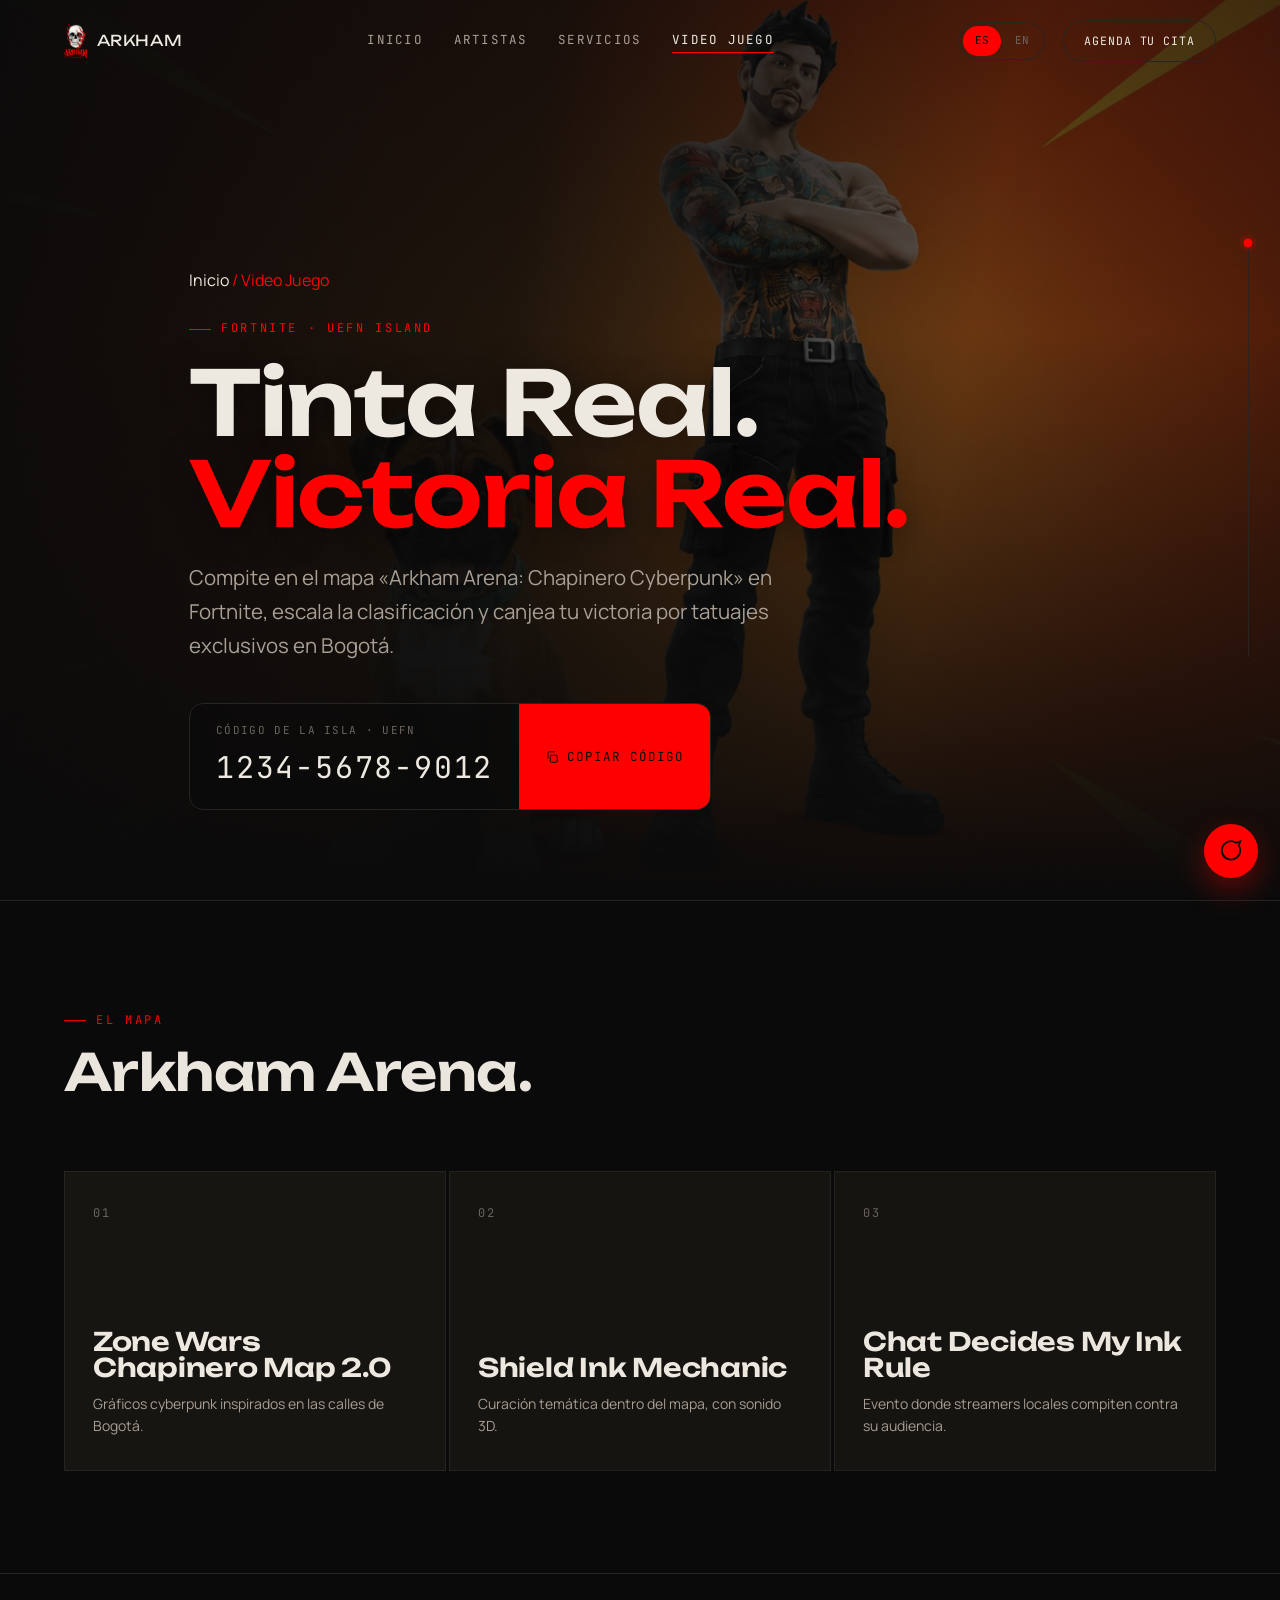
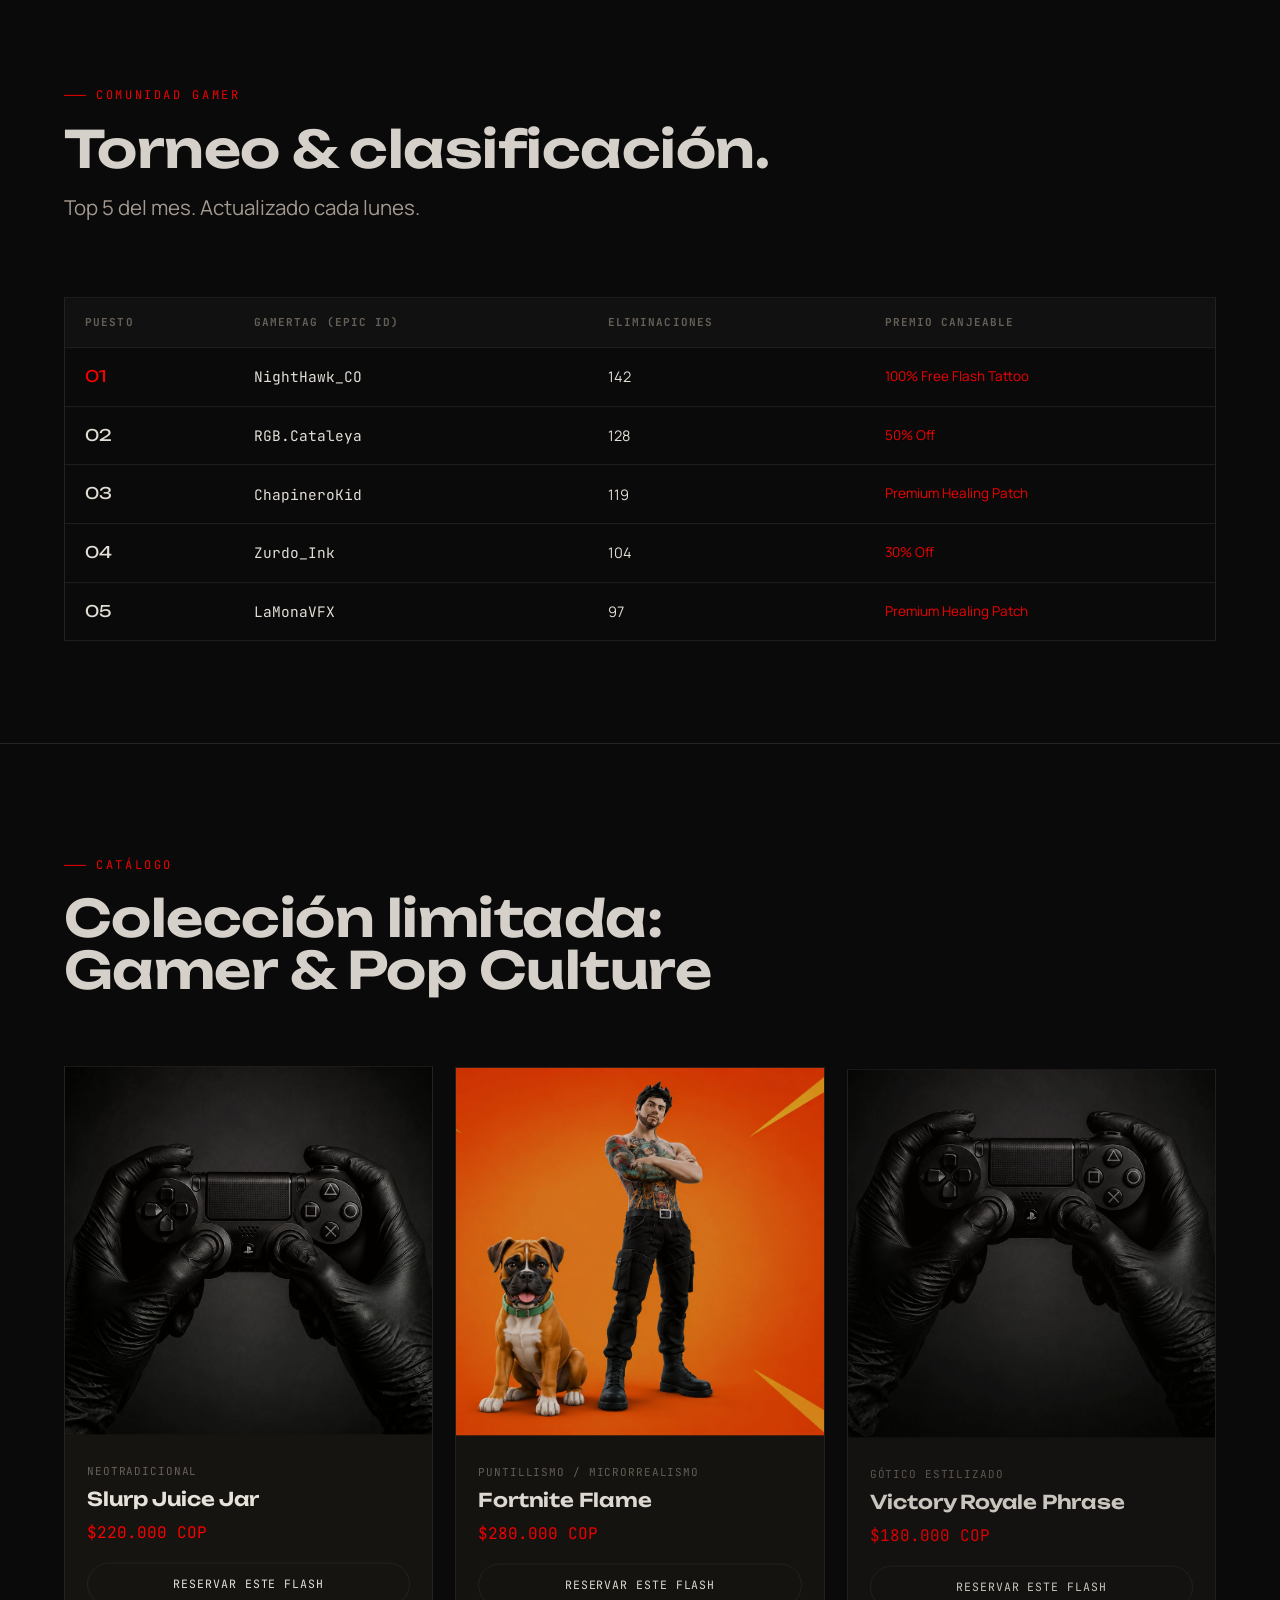
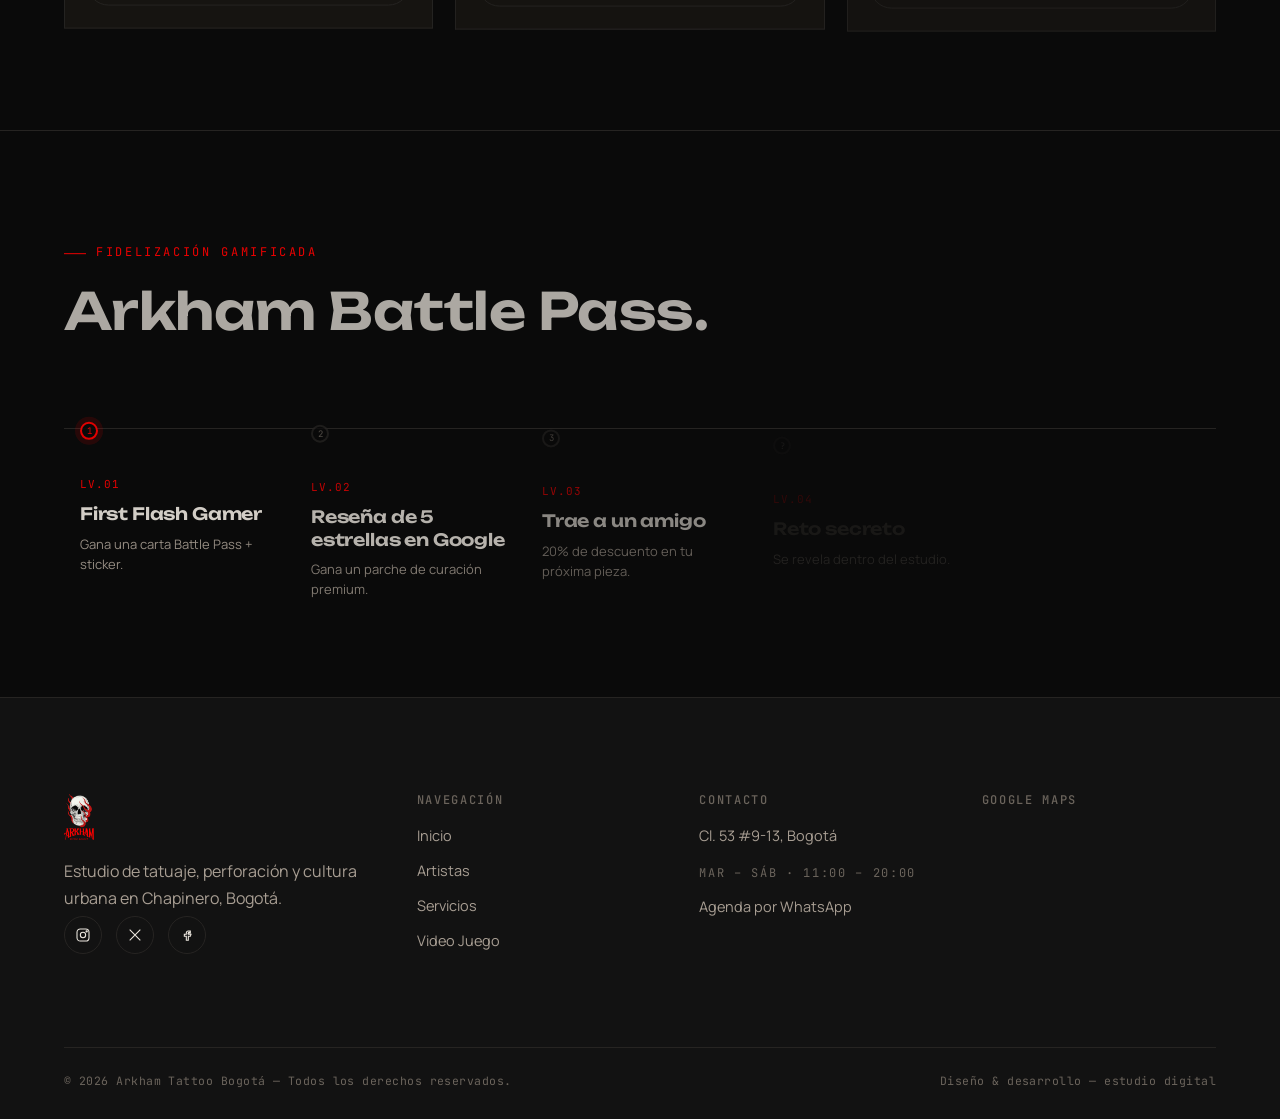
<file: videojuego.html>
<!doctype html>
<html lang="es">
<head>
<meta charset="UTF-8">
<meta name="viewport" content="width=device-width, initial-scale=1, viewport-fit=cover">
<title>Arkham Arena — Fortnite UEFN | Arkham Tattoo Bogotá</title>
<meta name="description" content="Compite en Arkham Arena: Chapinero Cyberpunk en Fortnite y canjea tu victoria por tatuajes exclusivos en Bogotá.">
<link rel="icon" href="assets/img/LOGO_ARKHAM.png">
<link rel="preconnect" href="https://fonts.googleapis.com">
<link rel="preconnect" href="https://fonts.gstatic.com" crossorigin>
<link href="https://fonts.googleapis.com/css2?family=Unbounded:wght@400;500;600;700&family=Manrope:wght@400;500;600;700&family=JetBrains+Mono:wght@400;500&display=swap" rel="stylesheet">
<link rel="stylesheet" href="assets/css/base.css">
<link rel="stylesheet" href="assets/css/videogame.css">
</head>
<body>

<div class="grain" aria-hidden="true"></div>
<div class="needle-rail" aria-hidden="true"><div class="track"><div class="fill"></div><div class="tip"></div></div></div>

<header class="site-nav">
  <div class="wrap">
    <a href="index.html" class="brand"><img src="assets/img/LOGO_ARKHAM.png" alt="Arkham Tattoo Bogotá"><span>ARKHAM</span></a>
    <nav class="nav-links">
      <a href="index.html" data-i18n="nav.home">Inicio</a>
      <a href="index.html#artistas" data-i18n="nav.artists">Artistas</a>
      <a href="services.html" data-i18n="nav.services">Servicios</a>
      <a href="videojuego.html" data-i18n="nav.videogame">Video Juego</a>
    </nav>
    <div class="nav-right">
      <div class="lang-toggle" role="group" aria-label="Language"><button data-lang="es">ES</button><button data-lang="en">EN</button></div>
      <a class="btn btn--outline btn--sm" href="https://api.whatsapp.com/send/?phone=573107756034&text=Hola%21+Escribo+para+solicitar+informaci%C3%B3n+%21&type=phone_number&app_absent=0" target="_blank" rel="noopener"><span data-i18n="nav.book">Agenda tu cita</span></a>
      <button class="nav-burger" aria-label="Menu"><span></span><span></span><span></span></button>
    </div>
  </div>
</header>

<div class="mobile-panel">
  <a href="index.html" data-i18n="nav.home">Inicio</a>
  <a href="index.html#artistas" data-i18n="nav.artists">Artistas</a>
  <a href="services.html" data-i18n="nav.services">Servicios</a>
  <a href="videojuego.html" data-i18n="nav.videogame">Video Juego</a>
  <a class="btn btn--red" href="https://api.whatsapp.com/send/?phone=573107756034&text=Hola%21+Escribo+para+solicitar+informaci%C3%B3n+%21&type=phone_number&app_absent=0" target="_blank" rel="noopener" style="align-self:flex-start;margin-top:8px">
    <span data-i18n="nav.book">Agenda tu cita</span>
  </a>
  <span class="mono-tag">Cl. 53 #9-13, Bogotá</span>
</div>

<!-- ============ VG HERO ============ -->
<section class="vg-hero">
  <div class="vg-hero-bg"></div>
  <div class="wrap">
    <div class="breadcrumb" style="margin-bottom:18px"><a href="index.html" data-i18n="nav.home">Inicio</a> <span class="red" style="color:var(--red)" data-i18n="vg.crumb"> / Video Juego</span></div>
    <span class="h-eyebrow vg-eyebrow reveal-up" data-i18n="vg.eyebrow">Fortnite · UEFN Island</span>
    <h1 class="vg-title reveal-up">
      <span data-i18n="vg.title1">Tinta Real.</span> <span class="accent" data-i18n="vg.title2">Victoria Real.</span>
    </h1>
    <p class="body-lg vg-sub reveal-up" data-i18n="vg.sub">Compite en el mapa «Arkham Arena: Chapinero Cyberpunk» en Fortnite, escala la clasificación y canjea tu victoria por tatuajes exclusivos en Bogotá.</p>

    <div class="island-box reveal-up">
      <div class="il">
        <div class="il-label" data-i18n="vg.island.label">Código de la isla · UEFN</div>
        <div class="il-code" data-code-value>1234-5678-9012</div>
      </div>
      <button class="il-copy" data-copy-code>
        <svg viewBox="0 0 24 24" fill="none" stroke="currentColor" stroke-width="1.7"><rect x="9" y="9" width="12" height="12" rx="2"/><path d="M5 15V5a2 2 0 0 1 2-2h10"/></svg>
        <span data-i18n="vg.copy">Copiar código</span>
      </button>
    </div>
  </div>
</section>

<!-- ============ ARKHAM ARENA — BENTO ============ -->
<section class="section section--tight hairline">
  <div class="wrap">
    <div class="section-head">
      <span class="h-eyebrow reveal-up" data-i18n="vg.arena.eyebrow">El mapa</span>
      <h2 class="display-lg reveal-up" style="margin-top:16px" data-i18n="vg.arena.title">Arkham Arena.</h2>
    </div>
    <div class="bento-grid" data-reveal-group>
      <div class="bento-card">
        <div class="b-glow"></div>
        <span class="b-index mono-tag">01</span>
        <div>
          <h3 data-i18n="vg.arena1.h">Zone Wars Chapinero Map 2.0</h3>
          <p data-i18n="vg.arena1.p">Gráficos cyberpunk inspirados en las calles de Bogotá.</p>
        </div>
      </div>
      <div class="bento-card">
        <div class="b-glow"></div>
        <span class="b-index mono-tag">02</span>
        <div>
          <h3 data-i18n="vg.arena2.h">Shield Ink Mechanic</h3>
          <p data-i18n="vg.arena2.p">Curación temática dentro del mapa, con sonido 3D.</p>
        </div>
      </div>
      <div class="bento-card">
        <div class="b-glow"></div>
        <span class="b-index mono-tag">03</span>
        <div>
          <h3 data-i18n="vg.arena3.h">Chat Decides My Ink Rule</h3>
          <p data-i18n="vg.arena3.p">Evento donde streamers locales compiten contra su audiencia.</p>
        </div>
      </div>
    </div>
  </div>
</section>

<!-- ============ LEADERBOARD ============ -->
<section class="section section--tight hairline">
  <div class="wrap">
    <div class="section-head">
      <span class="h-eyebrow reveal-up" data-i18n="vg.board.eyebrow">Comunidad gamer</span>
      <h2 class="display-lg reveal-up" style="margin-top:16px" data-i18n="vg.board.title">Torneo & clasificación.</h2>
      <p class="body-lg reveal-up" data-i18n="vg.board.sub">Top 5 del mes. Actualizado cada lunes.</p>
    </div>
    <div class="leaderboard reveal-up">
      <table>
        <thead>
          <tr>
            <th data-i18n="vg.th.rank">Puesto</th>
            <th data-i18n="vg.th.tag">Gamertag (Epic ID)</th>
            <th data-i18n="vg.th.elims">Eliminaciones</th>
            <th data-i18n="vg.th.reward">Premio canjeable</th>
          </tr>
        </thead>
        <tbody>
          <tr><td class="rank is-first">01</td><td class="tag">NightHawk_CO</td><td>142</td><td class="reward">100% Free Flash Tattoo</td></tr>
          <tr><td class="rank">02</td><td class="tag">RGB.Cataleya</td><td>128</td><td class="reward">50% Off</td></tr>
          <tr><td class="rank">03</td><td class="tag">ChapineroKid</td><td>119</td><td class="reward">Premium Healing Patch</td></tr>
          <tr><td class="rank">04</td><td class="tag">Zurdo_Ink</td><td>104</td><td class="reward">30% Off</td></tr>
          <tr><td class="rank">05</td><td class="tag">LaMonaVFX</td><td>97</td><td class="reward">Premium Healing Patch</td></tr>
        </tbody>
      </table>
    </div>
  </div>
</section>

<!-- ============ FLASH CATALOGUE ============ -->
<section class="section section--tight hairline">
  <div class="wrap">
    <div class="section-head">
      <span class="h-eyebrow reveal-up" data-i18n="vg.flash.eyebrow">Catálogo</span>
      <h2 class="display-lg reveal-up" style="margin-top:16px" data-i18n="vg.flash.title">Colección limitada: Gamer & Pop Culture</h2>
    </div>
    <div class="flash-grid" data-reveal-group>
      <div class="flash-card">
        <div class="fc-media"><img src="assets/img/SERVICIOS_VIDEOJUEGOS.jpg" alt="Slurp Juice Jar flash tattoo"></div>
        <div class="fc-body">
          <span class="fc-style" data-i18n="vg.flash1.style">Neotradicional</span>
          <h4 data-i18n="vg.flash1.name">Slurp Juice Jar</h4>
          <div class="fc-price">$220.000 COP</div>
          <a class="btn btn--outline btn--sm btn--block" href="https://api.whatsapp.com/send/?phone=573107756034&text=Hola%21+Quiero+reservar+el+flash+Slurp+Juice+Jar+%21&type=phone_number&app_absent=0" target="_blank" rel="noopener"><span data-i18n="vg.flash.book">Reservar este flash</span></a>
        </div>
      </div>
      <div class="flash-card">
        <div class="fc-media"><img src="assets/img/Imagen_de_fondo_VIDEOJUEGO_.jpg" alt="Fortnite Flame flash tattoo" style="object-position:65% 20%"></div>
        <div class="fc-body">
          <span class="fc-style" data-i18n="vg.flash2.style">Puntillismo / Microrrealismo</span>
          <h4 data-i18n="vg.flash2.name">Fortnite Flame</h4>
          <div class="fc-price">$280.000 COP</div>
          <a class="btn btn--outline btn--sm btn--block" href="https://api.whatsapp.com/send/?phone=573107756034&text=Hola%21+Quiero+reservar+el+flash+Fortnite+Flame+%21&type=phone_number&app_absent=0" target="_blank" rel="noopener"><span data-i18n="vg.flash.book">Reservar este flash</span></a>
        </div>
      </div>
      <div class="flash-card">
        <div class="fc-media"><img src="assets/img/SERVICIOS_VIDEOJUEGOS.jpg" alt="Victory Royale Phrase flash tattoo" style="object-position:50% 70%"></div>
        <div class="fc-body">
          <span class="fc-style" data-i18n="vg.flash3.style">Gótico estilizado</span>
          <h4 data-i18n="vg.flash3.name">Victory Royale Phrase</h4>
          <div class="fc-price">$180.000 COP</div>
          <a class="btn btn--outline btn--sm btn--block" href="https://api.whatsapp.com/send/?phone=573107756034&text=Hola%21+Quiero+reservar+el+flash+Victory+Royale+Phrase+%21&type=phone_number&app_absent=0" target="_blank" rel="noopener"><span data-i18n="vg.flash.book">Reservar este flash</span></a>
        </div>
      </div>
    </div>
  </div>
</section>

<!-- ============ BATTLE PASS ============ -->
<section class="section section--tight hairline">
  <div class="wrap">
    <div class="section-head">
      <span class="h-eyebrow reveal-up" data-i18n="vg.bp.eyebrow">Fidelización gamificada</span>
      <h2 class="display-lg reveal-up" style="margin-top:16px" data-i18n="vg.bp.title">Arkham Battle Pass.</h2>
    </div>
    <div class="battlepass" data-reveal-group>
      <div class="bp-step is-active"><span class="bp-dot">1</span><span class="lv">LV.01</span><h4 data-i18n="vg.bp1.h">First Flash Gamer</h4><p data-i18n="vg.bp1.p">Gana una carta Battle Pass + sticker.</p></div>
      <div class="bp-step"><span class="bp-dot">2</span><span class="lv">LV.02</span><h4 data-i18n="vg.bp2.h">Reseña de 5 estrellas en Google</h4><p data-i18n="vg.bp2.p">Gana un parche de curación premium.</p></div>
      <div class="bp-step"><span class="bp-dot">3</span><span class="lv">LV.03</span><h4 data-i18n="vg.bp3.h">Trae a un amigo</h4><p data-i18n="vg.bp3.p">20% de descuento en tu próxima pieza.</p></div>
      <div class="bp-step is-secret"><span class="bp-dot">?</span><span class="lv">LV.04</span><h4 data-i18n="vg.bp4.h">Reto secreto</h4><p data-i18n="vg.bp4.p">Se revela dentro del estudio.</p></div>
      <div class="bp-step"><span class="bp-dot">5</span><span class="lv">LV.05</span><h4 data-i18n="vg.bp5.h">Master Ink</h4><p data-i18n="vg.bp5.p">Camiseta o hoodie oficial, gratis.</p></div>
    </div>
  </div>
</section>

<footer class="site-footer">
  <div class="wrap">
    <div class="footer-grid">
      <div class="footer-brand">
        <img src="assets/img/LOGO_ARKHAM.png" alt="Arkham Tattoo Bogotá">
        <p class="body-md" data-i18n="footer.about">Estudio de tatuaje, perforación y cultura urbana en Chapinero, Bogotá.</p>
        <div class="social-row">
          <a href="https://www.instagram.com/arkhamtattoobogota/" target="_blank" rel="noopener" aria-label="Instagram"><svg viewBox="0 0 24 24" fill="none" stroke="currentColor" stroke-width="1.6"><rect x="3" y="3" width="18" height="18" rx="5"/><circle cx="12" cy="12" r="4"/><circle cx="17.5" cy="6.5" r="1"/></svg></a>
          <a href="https://x.com/ArkhamTattooBog" target="_blank" rel="noopener" aria-label="X"><svg viewBox="0 0 24 24" fill="none" stroke="currentColor" stroke-width="1.6"><path d="M4 4l16 16M20 4L4 20"/></svg></a>
          <a href="https://www.facebook.com/ArkhamTattooBogota/?locale=es_LA" target="_blank" rel="noopener" aria-label="Facebook"><svg viewBox="0 0 24 24" fill="none" stroke="currentColor" stroke-width="1.6"><path d="M14 9h3V6h-3c-1.7 0-3 1.3-3 3v2H8v3h3v6h3v-6h3l1-3h-4v-2c0-.6.4-1 1-1z"/></svg></a>
        </div>
      </div>
      <div class="footer-col">
        <h4 data-i18n="footer.nav">Navegación</h4>
        <a href="index.html" data-i18n="nav.home">Inicio</a>
        <a href="index.html#artistas" data-i18n="nav.artists">Artistas</a>
        <a href="services.html" data-i18n="nav.services">Servicios</a>
        <a href="videojuego.html" data-i18n="nav.videogame">Video Juego</a>
      </div>
      <div class="footer-col">
        <h4 data-i18n="footer.contact">Contacto</h4>
        <address>Cl. 53 #9-13, Bogotá</address>
        <span class="mono-tag" data-i18n="footer.hours">Mar – Sáb · 11:00 – 20:00</span>
        <a href="https://api.whatsapp.com/send/?phone=573107756034&text=Hola%21+Escribo+para+solicitar+informaci%C3%B3n+%21&type=phone_number&app_absent=0" target="_blank" rel="noopener" style="margin-top:10px" data-i18n="footer.book">Agenda por WhatsApp</a>
      </div>
      <div class="footer-col">
        <h4>Google Maps</h4>
        <iframe class="footer-map" loading="lazy" referrerpolicy="no-referrer-when-downgrade" src="https://www.google.com/maps?q=Cl.+53+%239-13,+Bogot%C3%A1&output=embed"></iframe>
      </div>
    </div>
    <div class="footer-bottom">
      <span>© <span id="year"></span> Arkham Tattoo Bogotá — <span data-i18n="footer.rights">Todos los derechos reservados.</span></span>
      <span data-i18n="footer.credit">Diseño & desarrollo — estudio digital</span>
    </div>
  </div>
</footer>

<a href="https://api.whatsapp.com/send/?phone=573107756034&text=Hola%21+Escribo+para+solicitar+informaci%C3%B3n+%21&type=phone_number&app_absent=0" target="_blank" rel="noopener" aria-label="WhatsApp" style="position:fixed;right:22px;bottom:22px;z-index:95;width:54px;height:54px;border-radius:50%;background:var(--red);display:flex;align-items:center;justify-content:center;box-shadow:0 12px 30px rgba(255,0,0,.35)">
  <svg width="26" height="26" viewBox="0 0 24 24" fill="none" stroke="#0a0a0a" stroke-width="1.7"><path d="M20.5 11.5a8.5 8.5 0 1 1-3.8-7.1L20.5 3l-1.3 3.9a8.46 8.46 0 0 1 1.3 4.6z"/></svg>
</a>

<script src="assets/js/vendor/gsap.min.js"></script>
<script src="assets/js/vendor/ScrollTrigger.min.js"></script>
<script src="assets/js/i18n.js"></script>
<script src="assets/js/main.js"></script>
<script>document.getElementById("year").textContent = new Date().getFullYear();</script>
</body>
</html>
</file>
<file: assets/css/base.css>
/* =========================================================================
   ARKHAM TATTOO BOGOTÁ — DESIGN SYSTEM
   -------------------------------------------------------------------------
   Design read: premium tattoo-studio editorial site for a design-conscious,
   subculture-savvy audience (Bogotá) — leaning cinematic scroll-editorial,
   black ground / single red accent / needle-and-skin materiality, NOT the
   cream-artisan or purple-gradient AI defaults.

   Dials  → VARIANCE 7 · MOTION 6 · DENSITY 3  (premium consumer / studio)

   Palette
     --ink        #0a0a0a   ground, near-black (never pure #000)
     --ink-soft   #121212   raised surface
     --ink-line   #232323   hairlines / borders
     --paper      #ede8e0   primary text on dark (warm off-white, not pure white)
     --paper-dim  #a89e93   secondary text, warm-tinted grey (not flat #888)
     --red        #ff0000   brand accent, exact hex requested
     --red-deep   #9c0000   pressed / shadow state of accent
     --red-glow   #ff3b3b   hover-lit accent

   Type
     Display  — "Unbounded"      (bold geometric, streetwear/ink character)
     Body     — "Manrope"        (clean, legible, quiet workhorse)
     Mono     — "JetBrains Mono" (data, code, UEFN readouts, labels)

   Signature element
     "La Aguja" — a single vertical scroll-progress needle riding the right
     edge of the viewport. It advances with scroll, and "buzzes" (a tight
     jitter + red glow pulse) each time a new scene/section is entered —
     literalising the tattoo needle as the mechanism of the page's own
     progress, rather than a generic progress bar or dot rail.
   ========================================================================= */

:root {
  --ink: #0a0a0a;
  --ink-soft: #121212;
  --ink-raised: #171512;
  --ink-line: #262422;
  --paper: #ede8e0;
  --paper-dim: #a89e93;
  --paper-faint: #6b645c;
  --red: #ff0000;
  --red-deep: #9c0000;
  --red-glow: #ff3b3b;

  --font-display: "Unbounded", "Arial Narrow", sans-serif;
  --font-body: "Manrope", -apple-system, BlinkMacSystemFont, "Segoe UI", sans-serif;
  --font-mono: "JetBrains Mono", ui-monospace, SFMono-Regular, monospace;

  --space-unit: 4px;
  --container: 1360px;
  --gutter: clamp(20px, 5vw, 64px);

  --ease-out: cubic-bezier(.16,.84,.44,1);
  --ease-in-out: cubic-bezier(.65,0,.35,1);
  --dur-fast: .28s;
  --dur-med: .6s;
  --dur-slow: 1.1s;
}

/* ---------- Reset ---------- */
*, *::before, *::after { box-sizing: border-box; }
html { scroll-behavior: auto; }
body, h1, h2, h3, h4, p, figure, blockquote, dl, dd, ul, ol { margin: 0; }
ul, ol { padding: 0; list-style: none; }
img, picture, video { display: block; max-width: 100%; }
a { color: inherit; text-decoration: none; }
button { font: inherit; color: inherit; background: none; border: 0; cursor: pointer; }
input, textarea { font: inherit; color: inherit; }
table { border-collapse: collapse; width: 100%; }

html {
  background: var(--ink);
}
body {
  background: var(--ink);
  color: var(--paper);
  font-family: var(--font-body);
  font-size: 16px;
  line-height: 1.6;
  -webkit-font-smoothing: antialiased;
  overflow-x: hidden;
}

::selection { background: var(--red); color: var(--ink); }

:focus-visible {
  outline: 2px solid var(--red);
  outline-offset: 3px;
}

@media (prefers-reduced-motion: reduce) {
  *, *::before, *::after {
    animation-duration: .001ms !important;
    animation-iteration-count: 1 !important;
    transition-duration: .001ms !important;
    scroll-behavior: auto !important;
  }
}

/* ---------- Typography scale ---------- */
h1, h2, h3, h4 {
  font-family: var(--font-display);
  font-weight: 600;
  color: var(--paper);
  line-height: 1.02;
  letter-spacing: -0.01em;
}

.h-eyebrow {
  font-family: var(--font-mono);
  font-size: 12px;
  letter-spacing: 0.22em;
  text-transform: uppercase;
  color: var(--red);
  display: inline-flex;
  align-items: center;
  gap: 10px;
}
.h-eyebrow::before {
  content: "";
  width: 22px;
  height: 1px;
  background: var(--red);
  display: inline-block;
}

.display-xxl { font-size: clamp(48px, 9vw, 132px); letter-spacing: -0.02em; }
.display-xl  { font-size: clamp(36px, 6vw, 84px); }
.display-lg  { font-size: clamp(28px, 4vw, 56px); }
.display-md  { font-size: clamp(22px, 2.6vw, 34px); }

.body-lg { font-size: clamp(17px, 1.6vw, 21px); line-height: 1.65; color: var(--paper-dim); font-weight: 400; }
.body-md { font-size: 16px; line-height: 1.7; color: var(--paper-dim); }
.measure { max-width: 62ch; }

.mono-tag {
  font-family: var(--font-mono);
  font-size: 12px;
  letter-spacing: 0.14em;
  text-transform: uppercase;
  color: var(--paper-faint);
}

/* ---------- Layout ---------- */
.wrap {
  max-width: var(--container);
  margin-inline: auto;
  padding-inline: var(--gutter);
}
.section { position: relative; padding-block: clamp(72px, 12vw, 168px); }
.section--tight { padding-block: clamp(48px, 8vw, 108px); }
.section-head { max-width: 780px; margin-bottom: clamp(36px, 6vw, 72px); }
.section-head p { margin-top: 18px; }

.hairline { border-top: 1px solid var(--ink-line); }

/* ---------- Buttons ---------- */
.btn {
  --btn-bg: var(--paper);
  --btn-fg: var(--ink);
  position: relative;
  display: inline-flex;
  align-items: center;
  gap: 10px;
  padding: 15px 28px;
  font-family: var(--font-mono);
  font-size: 13px;
  letter-spacing: 0.08em;
  text-transform: uppercase;
  border: 1px solid var(--btn-bg);
  color: var(--btn-fg);
  background: var(--btn-bg);
  border-radius: 999px;
  overflow: hidden;
  isolation: isolate;
  transition: color var(--dur-fast) var(--ease-out), transform var(--dur-fast) var(--ease-out), box-shadow var(--dur-fast) var(--ease-out);
}
.btn::before {
  content: "";
  position: absolute;
  inset: 0;
  z-index: -1;
  background: var(--red);
  transform: translateY(101%);
  transition: transform var(--dur-med) var(--ease-in-out);
}
.btn:hover, .btn:focus-visible {
  color: var(--paper);
  transform: translateY(-2px);
  box-shadow: 0 10px 30px rgba(255,0,0,.18);
}
.btn:hover::before, .btn:focus-visible::before { transform: translateY(0%); }
.btn svg { width: 15px; height: 15px; flex-shrink: 0; }

.btn--outline {
  --btn-bg: transparent;
  --btn-fg: var(--paper);
  border-color: var(--ink-line);
}
.btn--outline::before { background: var(--red); }
.btn--outline:hover, .btn--outline:focus-visible { border-color: var(--red); color: var(--paper); }

.btn--red { --btn-bg: var(--red); --btn-fg: var(--ink); border-color: var(--red); }
.btn--red::before { background: var(--paper); }
.btn--red:hover { color: var(--ink); }

.btn--sm { padding: 11px 20px; font-size: 11.5px; }
.btn--block { width: 100%; justify-content: center; }

/* ---------- Nav ---------- */
.site-nav {
  position: fixed;
  top: 0; left: 0; right: 0;
  z-index: 100;
  padding: 20px 0;
  transition: background var(--dur-med) var(--ease-out), padding var(--dur-med) var(--ease-out), border-color var(--dur-med) var(--ease-out);
  border-bottom: 1px solid transparent;
}
.site-nav.is-scrolled {
  padding: 12px 0;
  background: rgba(10,10,10,.82);
  backdrop-filter: blur(14px) saturate(140%);
  -webkit-backdrop-filter: blur(14px) saturate(140%);
  border-color: var(--ink-line);
}
.site-nav .wrap {
  display: flex;
  align-items: center;
  justify-content: space-between;
  gap: 24px;
}
.brand {
  display: flex;
  align-items: center;
  gap: 10px;
  font-family: var(--font-display);
  font-size: 15px;
  letter-spacing: 0.04em;
}
.brand img { height: 34px; width: auto; transition: transform var(--dur-fast) var(--ease-out); }
.brand:hover img { transform: rotate(-6deg) scale(1.05); }

.nav-links {
  display: flex;
  align-items: center;
  gap: clamp(18px, 2.4vw, 38px);
  font-family: var(--font-mono);
  font-size: 12.5px;
  letter-spacing: 0.1em;
  text-transform: uppercase;
}
.nav-links a {
  position: relative;
  padding-bottom: 3px;
  color: var(--paper-dim);
  transition: color var(--dur-fast) var(--ease-out);
}
.nav-links a::after {
  content: "";
  position: absolute;
  left: 0; bottom: 0;
  width: 0; height: 1px;
  background: var(--red);
  transition: width var(--dur-fast) var(--ease-out);
}
.nav-links a:hover, .nav-links a.is-active { color: var(--paper); }
.nav-links a:hover::after, .nav-links a.is-active::after { width: 100%; }

.lang-toggle {
  display: inline-flex;
  border: 1px solid var(--ink-line);
  border-radius: 999px;
  padding: 3px;
  gap: 2px;
  font-family: var(--font-mono);
  font-size: 11px;
  letter-spacing: 0.08em;
}
.lang-toggle button {
  padding: 6px 12px;
  border-radius: 999px;
  color: var(--paper-faint);
  transition: background var(--dur-fast), color var(--dur-fast);
}
.lang-toggle button.is-active { background: var(--red); color: var(--ink); }

.nav-right { display: flex; align-items: center; gap: 18px; }

.nav-burger { display: none; flex-direction: column; gap: 5px; width: 26px; }
.nav-burger span { height: 1px; background: var(--paper); width: 100%; transition: transform .3s var(--ease-out), opacity .3s var(--ease-out); }
.nav-burger.is-open span:nth-child(1) { transform: translateY(6px) rotate(45deg); }
.nav-burger.is-open span:nth-child(2) { opacity: 0; }
.nav-burger.is-open span:nth-child(3) { transform: translateY(-6px) rotate(-45deg); }

/* Mobile nav */
.mobile-panel {
  position: fixed;
  inset: 0;
  z-index: 99;
  background: var(--ink);
  display: flex;
  flex-direction: column;
  justify-content: center;
  gap: 28px;
  padding: 100px var(--gutter) 40px;
  transform: translateX(100%);
  transition: transform .5s var(--ease-in-out);
}
.mobile-panel.is-open { transform: translateX(0); }
.mobile-panel a { font-family: var(--font-display); font-size: 34px; }
.mobile-panel .mono-tag { margin-top: 30px; }

@media (max-width: 880px) {
  .nav-links { display: none; }
  .nav-burger { display: flex; }
  .nav-right .btn--outline { display: none; }
  .nav-right { gap: 12px; }
}
@media (max-width: 420px) {
  .lang-toggle { transform: scale(.92); transform-origin: right center; }
}

/* ---------- Signature needle progress ---------- */
.needle-rail {
  position: fixed;
  right: clamp(10px, 2vw, 22px);
  top: 50%;
  transform: translateY(-50%);
  height: min(46vh, 420px);
  width: 20px;
  z-index: 90;
  display: none;
  align-items: center;
  pointer-events: none;
}
.needle-rail .track {
  position: relative;
  width: 1px;
  height: 100%;
  background: var(--ink-line);
  margin-inline: auto;
}
.needle-rail .fill {
  position: absolute;
  top: 0; left: 0; width: 100%;
  height: 0%;
  background: linear-gradient(var(--red), var(--red-glow));
  transform-origin: top;
}
.needle-rail .tip {
  position: absolute;
  left: 50%;
  top: 0%;
  width: 9px; height: 9px;
  background: var(--red);
  border-radius: 50%;
  transform: translate(-50%, -50%);
  box-shadow: 0 0 0 4px rgba(255,0,0,.12);
  transition: box-shadow .2s var(--ease-out);
}
.needle-rail .tip.is-buzz {
  animation: needle-buzz .32s var(--ease-in-out);
}
@keyframes needle-buzz {
  0% { transform: translate(-50%,-50%) scale(1); box-shadow: 0 0 0 4px rgba(255,0,0,.12); }
  40% { transform: translate(calc(-50% - 1.5px),-50%) scale(1.6); box-shadow: 0 0 0 10px rgba(255,0,0,.22); }
  70% { transform: translate(calc(-50% + 1.5px),-50%) scale(1.6); }
  100% { transform: translate(-50%,-50%) scale(1); box-shadow: 0 0 0 4px rgba(255,0,0,.12); }
}
@media (min-width: 881px) {
  .needle-rail { display: flex; }
}

/* ---------- Reveal primitives (driven by JS/GSAP) -----------------------
   Progressive enhancement: content is fully visible by default. The hidden
   "pre-reveal" state is only applied once html.js-scroll-ready is set,
   which main.js adds *after* confirming GSAP + ScrollTrigger actually
   loaded — so a blocked CDN, slow connection, or disabled JS never leaves
   real content invisible. -------------------------------------------- */
html.js-scroll-ready .reveal-up {
  opacity: 0;
  transform: translateY(28px);
}
.reveal-mask { overflow: hidden; }
html.js-scroll-ready .reveal-mask > * { transform: translateY(105%); }
.reveal-mask > * { display: block; }

/* ---------- Footer ---------- */
.site-footer {
  background: var(--ink-soft);
  border-top: 1px solid var(--ink-line);
  padding-block: clamp(56px, 8vw, 96px) 28px;
}
.footer-grid {
  display: grid;
  grid-template-columns: 1.3fr 1fr 1fr 1fr;
  gap: 48px;
  padding-bottom: 56px;
  border-bottom: 1px solid var(--ink-line);
}
.footer-brand img { height: 46px; margin-bottom: 18px; }
.footer-brand p { max-width: 34ch; }
.footer-col h4 {
  font-family: var(--font-mono);
  font-size: 12px;
  letter-spacing: 0.14em;
  text-transform: uppercase;
  color: var(--paper-faint);
  margin-bottom: 18px;
  font-weight: 500;
}
.footer-col a, .footer-col address {
  display: block;
  font-style: normal;
  color: var(--paper-dim);
  margin-bottom: 12px;
  transition: color var(--dur-fast);
  font-size: 14.5px;
}
.footer-col a:hover { color: var(--red); }
.footer-map {
  border: 1px solid var(--ink-line);
  filter: grayscale(1) invert(0.92) contrast(0.9);
  width: 100%;
  height: 160px;
  border: 0;
}
.social-row { display: flex; gap: 14px; margin-top: 4px; }
.social-row a {
  width: 38px; height: 38px;
  display: inline-flex; align-items: center; justify-content: center;
  border: 1px solid var(--ink-line);
  border-radius: 50%;
  transition: border-color var(--dur-fast), color var(--dur-fast), transform var(--dur-fast);
}
.social-row a:hover { border-color: var(--red); color: var(--red); transform: translateY(-3px); }
.social-row svg { width: 16px; height: 16px; }

.footer-bottom {
  display: flex;
  justify-content: space-between;
  align-items: center;
  flex-wrap: wrap;
  gap: 12px;
  padding-top: 24px;
  font-family: var(--font-mono);
  font-size: 11.5px;
  color: var(--paper-faint);
  letter-spacing: 0.04em;
}

@media (max-width: 880px) {
  .footer-grid { grid-template-columns: 1fr 1fr; row-gap: 40px; }
}
@media (max-width: 560px) {
  .footer-grid { grid-template-columns: 1fr; }
}

/* ---------- Carousel (generic, used for artists/services/videogame rails) ---------- */
.rail {
  display: flex;
  gap: clamp(16px, 2vw, 28px);
  overflow-x: auto;
  scroll-snap-type: x proximity;
  padding-bottom: 8px;
  scrollbar-width: none;
  cursor: grab;
}
.rail:active { cursor: grabbing; }
.rail::-webkit-scrollbar { display: none; }
.rail-card {
  scroll-snap-align: start;
  flex: 0 0 auto;
  position: relative;
  overflow: hidden;
  border: 1px solid var(--ink-line);
  background: var(--ink-raised);
  transition: transform .5s var(--ease-out), border-color .5s var(--ease-out);
}
.rail-card:hover { border-color: var(--red); }
.rail-nav { display: flex; gap: 10px; margin-top: 22px; justify-content: flex-end; }
.rail-nav button {
  width: 44px; height: 44px;
  border: 1px solid var(--ink-line);
  border-radius: 50%;
  display: inline-flex; align-items: center; justify-content: center;
  transition: border-color .3s, background .3s, transform .3s;
}
.rail-nav button:hover { border-color: var(--red); background: var(--red); transform: scale(1.06); }
.rail-nav svg { width: 16px; height: 16px; }

.img-zoom { overflow: hidden; }
.img-zoom img { transition: transform .6s var(--ease-out); }
.img-zoom:hover img { transform: scale(1.07); }

/* ---------- Placeholder tile (used where real photography is not yet supplied) ---------- */
.ph-tile {
  position: relative;
  display: flex;
  align-items: flex-end;
  min-height: 240px;
  border: 1px dashed var(--ink-line);
  background:
    linear-gradient(160deg, rgba(255,0,0,.05), transparent 60%),
    var(--ink-raised);
  padding: 18px;
  transition: border-color .3s;
}
.ph-tile:hover { border-color: var(--red); }
.ph-tile .mono-tag { color: var(--paper-faint); }

/* utility */
.text-center { text-align: center; }
.mt-lg { margin-top: clamp(28px, 4vw, 48px); }
.flex-between { display: flex; align-items: center; justify-content: space-between; gap: 20px; flex-wrap: wrap; }
.grain {
  pointer-events: none;
  position: fixed;
  inset: 0;
  z-index: 200;
  opacity: .035;
  mix-blend-mode: overlay;
  background-image: url("data:image/svg+xml;charset=UTF-8,%3Csvg xmlns='http://www.w3.org/2000/svg' width='120' height='120'%3E%3Cfilter id='n'%3E%3CfeTurbulence type='fractalNoise' baseFrequency='0.9' numOctaves='2' stitchTiles='stitch'/%3E%3C/filter%3E%3Crect width='100%25' height='100%25' filter='url(%23n)'/%3E%3C/svg%3E");
}
</file>
<file: assets/css/home.css>
/* ================= HERO / CINEMATIC SCROLL SCENE ================= */
.hero-stage {
  position: relative;
  height: 380vh; /* scroll runway that drives the pinned scene */
}
.hero-pin {
  position: sticky;
  top: 0;
  height: 100vh;
  overflow: hidden;
  background: var(--ink);
}
.hero-bg {
  position: absolute;
  inset: 0;
  background-image: url("../img/IMAGEN_DE_FONDO.jpg");
  background-size: cover;
  background-position: center 38%;
  transform: scale(1.12);
  will-change: transform;
}
.hero-bg::after {
  content: "";
  position: absolute;
  inset: 0;
  background:
    linear-gradient(180deg, rgba(10,10,10,.55) 0%, rgba(10,10,10,.35) 32%, rgba(10,10,10,.75) 78%, var(--ink) 100%),
    linear-gradient(90deg, rgba(10,10,10,.75) 0%, transparent 42%, transparent 60%, rgba(10,10,10,.55) 100%);
}
.hero-inner {
  position: relative;
  z-index: 2;
  height: 100%;
  display: flex;
  flex-direction: column;
  justify-content: center;
  padding-inline: var(--gutter);
  max-width: var(--container);
  margin-inline: auto;
}
.hero-logo {
  width: clamp(64px, 8vw, 96px);
  margin-bottom: 26px;
  opacity: 0;
}
.hero-kicker { margin-bottom: 22px; }
.hero-title {
  font-size: clamp(46px, 10vw, 138px);
  line-height: 0.92;
}
.hero-title .line { overflow: hidden; }
.hero-title .line span { display: block; }
html.js-scroll-ready .hero-title .line span { transform: translateY(110%); }
.hero-title em {
  font-style: normal;
  color: var(--red);
}
.hero-sub {
  margin-top: 26px;
  max-width: 46ch;
}
.hero-scroll-cue {
  position: absolute;
  bottom: 34px;
  left: var(--gutter);
  z-index: 2;
  display: flex;
  align-items: center;
  gap: 12px;
  font-family: var(--font-mono);
  font-size: 11px;
  letter-spacing: 0.16em;
  text-transform: uppercase;
  color: var(--paper-faint);
}
.hero-scroll-cue .stem {
  width: 1px; height: 34px;
  background: linear-gradient(var(--red), transparent);
  position: relative;
  overflow: hidden;
}
.hero-scroll-cue .stem::after {
  content: "";
  position: absolute;
  left: 0; top: -100%;
  width: 100%; height: 100%;
  background: var(--paper);
  animation: cue-drip 1.8s var(--ease-in-out) infinite;
}
@keyframes cue-drip { to { top: 100%; } }

.hero-frame-count {
  position: absolute;
  top: 30px;
  right: var(--gutter);
  z-index: 2;
  font-family: var(--font-mono);
  font-size: 12px;
  color: var(--paper-faint);
  letter-spacing: 0.1em;
}
.hero-frame-count b { color: var(--red); font-weight: 500; }
@media (max-width: 880px) {
  /* Nav collapses to a burger at this width; the frame readout would
     otherwise sit underneath/behind the fixed nav bar. Drop it below. */
  .hero-frame-count { top: auto; bottom: 34px; right: var(--gutter); font-size: 11px; }
}

/* Scene captions that swap during the pinned scroll */
.hero-scenes {
  position: absolute;
  left: var(--gutter);
  bottom: 90px;
  z-index: 2;
  max-width: 640px;
}
.hero-scene-line {
  position: absolute;
  bottom: 0; left: 0;
  font-family: var(--font-display);
  font-size: clamp(20px, 2.6vw, 32px);
  line-height: 1.15;
}
/* No-JS / GSAP-blocked fallback: scene captions are supplementary to the
   hero title/subtitle (which are always visible), so when the motion layer
   can't run they simply stay hidden rather than stacking on top of the
   title. main.js drives their opacity/transform inline once ScrollTrigger
   is confirmed active. */
.hero-scene-line { opacity: 0; transform: translateY(18px); }
.hero-scene-line .tag { display: block; margin-bottom: 8px; }

/* ================= ABOUT ================= */
.about-section { position: relative; }
.about-grid {
  display: grid;
  grid-template-columns: 0.9fr 1.4fr;
  gap: clamp(32px, 6vw, 90px);
  align-items: start;
}
.about-grid > * { min-width: 0; }
.about-figure {
  position: sticky;
  top: 120px;
  aspect-ratio: 4/5;
  overflow: hidden;
  border: 1px solid var(--ink-line);
}
.about-figure img { width: 100%; height: 100%; object-fit: cover; filter: grayscale(0.4) contrast(1.05); }
.about-copy p { margin-bottom: 26px; }
.about-copy p:first-of-type {
  font-family: var(--font-display);
  font-size: clamp(22px, 2.6vw, 32px);
  color: var(--paper);
  line-height: 1.3;
}
.stat-row {
  display: grid;
  grid-template-columns: repeat(3, auto);
  gap: clamp(28px, 5vw, 64px);
  margin-top: 48px;
}
.stat b {
  display: block;
  font-family: var(--font-display);
  font-size: clamp(30px, 3.4vw, 46px);
  color: var(--red);
}
.stat span { font-size: 13px; color: var(--paper-faint); font-family: var(--font-mono); letter-spacing: .04em; }

@media (max-width: 900px) {
  .about-grid { grid-template-columns: 1fr; }
  .about-figure { position: static; aspect-ratio: 16/10; }
}

/* ================= ARTISTS RAIL ================= */
.artist-card {
  width: clamp(260px, 32vw, 340px);
  height: clamp(340px, 42vw, 440px);
}
.artist-card a { display: block; height: 100%; }
.artist-card .frame {
  position: relative;
  height: 78%;
  display: flex;
  align-items: center;
  justify-content: center;
  background:
    radial-gradient(circle at 30% 20%, rgba(255,0,0,.10), transparent 55%),
    var(--ink-raised);
  overflow: hidden;
}
.artist-card .monogram {
  font-family: var(--font-display);
  font-size: clamp(64px, 9vw, 96px);
  color: var(--ink-line);
  transition: color .5s var(--ease-out), transform .6s var(--ease-out);
}
.artist-card:hover .monogram { color: var(--red); transform: scale(1.08); }
.artist-card .texture {
  position: absolute; inset: 0;
  object-fit: cover;
  opacity: .18;
  mix-blend-mode: luminosity;
  transition: opacity .5s var(--ease-out), transform .8s var(--ease-out);
}
.artist-card:hover .texture { opacity: .34; transform: scale(1.06); }
.artist-card .meta { padding: 16px 18px; }
.artist-card .meta .name { font-family: var(--font-display); font-size: 19px; }
.artist-card .meta .spec { font-family: var(--font-mono); font-size: 11.5px; color: var(--paper-faint); letter-spacing: .06em; margin-top: 4px; text-transform: uppercase; }
.artist-card .arrow {
  position: absolute; top: 14px; right: 14px;
  width: 34px; height: 34px;
  border: 1px solid var(--ink-line);
  border-radius: 50%;
  display: flex; align-items: center; justify-content: center;
  opacity: 0; transform: translate(-6px,6px);
  transition: opacity .35s var(--ease-out), transform .35s var(--ease-out), background .35s;
}
.artist-card:hover .arrow { opacity: 1; transform: translate(0,0); background: var(--red); border-color: var(--red); }
.artist-card .arrow svg { width: 14px; height: 14px; }

/* ================= WORK GALLERY ================= */
.gallery-grid {
  display: grid;
  grid-template-columns: repeat(4, 1fr);
  gap: 3px;
}
.gallery-grid .g-item {
  position: relative;
  aspect-ratio: 3/4;
  overflow: hidden;
  background: var(--ink-raised);
}
.gallery-grid .g-item img {
  width: 100%; height: 100%; object-fit: cover;
  filter: grayscale(.15);
  transition: transform .5s var(--ease-out), filter .5s var(--ease-out);
}
.gallery-grid .g-item:hover img { transform: scale(1.08); filter: grayscale(0); }
.gallery-grid .g-item .g-label {
  position: absolute; left: 0; right: 0; bottom: 0;
  padding: 14px;
  background: linear-gradient(0deg, rgba(0,0,0,.75), transparent);
  font-family: var(--font-mono);
  font-size: 11px;
  letter-spacing: .08em;
  text-transform: uppercase;
  color: var(--paper-dim);
  transform: translateY(8px);
  opacity: 0;
  transition: transform .35s var(--ease-out), opacity .35s var(--ease-out);
}
.gallery-grid .g-item:hover .g-label { transform: translateY(0); opacity: 1; }

@media (max-width: 980px) { .gallery-grid { grid-template-columns: repeat(2, 1fr); } }
@media (max-width: 560px) { .gallery-grid { grid-template-columns: 1fr; } }

/* ================= PREVIEW PANELS (Services / Video game entry) ================= */
.preview-duo {
  display: grid;
  grid-template-columns: 1fr 1fr;
  gap: 3px;
}
.preview-panel {
  position: relative;
  aspect-ratio: 4/5;
  overflow: hidden;
  border: 1px solid var(--ink-line);
}
.preview-panel img {
  position: absolute; inset: 0;
  width: 100%; height: 100%; object-fit: cover;
  transition: transform .7s var(--ease-out), filter .5s;
  filter: grayscale(.35) brightness(.75);
}
.preview-panel:hover img { transform: scale(1.06); filter: grayscale(0) brightness(.9); }
.preview-panel::before {
  content: "";
  position: absolute; inset: 0;
  background: linear-gradient(0deg, rgba(10,10,10,.9) 0%, rgba(10,10,10,.15) 55%);
  z-index: 1;
}
.preview-panel .content {
  position: absolute; left: 0; right: 0; bottom: 0;
  z-index: 2;
  padding: clamp(24px, 3vw, 42px);
}
.preview-panel .content .num { font-family: var(--font-mono); font-size: 12px; color: var(--red); letter-spacing: .1em; }
.preview-panel .content h3 { font-size: clamp(26px, 3vw, 42px); margin-top: 10px; }
.preview-panel .content p { margin-top: 10px; max-width: 34ch; }
.preview-panel .content .go {
  margin-top: 18px;
  display: inline-flex; align-items: center; gap: 8px;
  font-family: var(--font-mono); font-size: 12px; letter-spacing: .08em; text-transform: uppercase;
  color: var(--paper);
}
.preview-panel .content .go svg { width: 14px; height: 14px; transition: transform .3s var(--ease-out); }
.preview-panel:hover .content .go svg { transform: translateX(5px); }

@media (max-width: 800px) { .preview-duo { grid-template-columns: 1fr; } }
</file>
<file: assets/css/artist.css>
.artist-hero {
  padding-top: clamp(140px, 18vw, 200px);
  padding-bottom: clamp(56px, 8vw, 96px);
}
.artist-hero-grid {
  display: grid;
  grid-template-columns: 1.15fr 0.85fr;
  gap: clamp(32px, 6vw, 80px);
  align-items: center;
}
.artist-hero-grid > * { min-width: 0; }
.artist-hero-copy .breadcrumb {
  font-family: var(--font-mono); font-size: 12px; letter-spacing: .1em; text-transform: uppercase;
  color: var(--paper-faint); margin-bottom: 22px;
}
.artist-hero-copy .breadcrumb a:hover { color: var(--red); }
.artist-hero-copy h1 { font-size: clamp(46px, 7vw, 92px); }
.artist-hero-copy .spec {
  font-family: var(--font-mono); font-size: 13px; letter-spacing: .1em; text-transform: uppercase;
  color: var(--red); margin-top: 14px;
}
.artist-hero-copy .btn { margin-top: 32px; }

.artist-narrative { margin-top: 44px; display: grid; gap: 22px; }
.artist-narrative p { max-width: 56ch; }

.artist-photo {
  aspect-ratio: 4/5;
  position: relative;
  overflow: hidden;
  border: 1px solid var(--ink-line);
  display: flex; align-items: center; justify-content: center;
  background: radial-gradient(circle at 30% 20%, rgba(255,0,0,.10), transparent 55%), var(--ink-raised);
}
.artist-photo .monogram-lg {
  font-family: var(--font-display);
  font-size: clamp(120px, 16vw, 220px);
  color: var(--ink-line);
}
.artist-photo img.texture {
  position: absolute; inset: 0; object-fit: cover; opacity: .2; mix-blend-mode: luminosity;
}
.artist-photo .swap-note {
  position: absolute; bottom: 16px; left: 16px; right: 16px;
  font-family: var(--font-mono); font-size: 10.5px; color: var(--paper-faint);
  letter-spacing: .04em;
}

@media (max-width: 880px) {
  .artist-hero-grid { grid-template-columns: 1fr; }
  .artist-photo { order: -1; }
}

.other-artists { display: grid; grid-template-columns: repeat(3, 1fr); gap: 3px; }
@media (max-width: 780px) { .other-artists { grid-template-columns: 1fr; } }
</file>
<file: assets/css/services.css>
.page-hero {
  padding-top: clamp(150px, 20vw, 210px);
  padding-bottom: clamp(56px, 8vw, 96px);
  position: relative;
  overflow: hidden;
}
.page-hero .wrap { position: relative; z-index: 2; }
.page-hero-bg {
  position: absolute; inset: 0;
  opacity: .16;
  background-size: cover;
  background-position: center;
  filter: grayscale(1) contrast(1.1);
}
.page-hero-bg::after {
  content: "";
  position: absolute; inset: 0;
  background: linear-gradient(180deg, rgba(10,10,10,.2), var(--ink) 92%);
}
.page-hero .breadcrumb {
  font-family: var(--font-mono);
  font-size: 12px;
  letter-spacing: .1em;
  text-transform: uppercase;
  color: var(--paper-faint);
  margin-bottom: 20px;
}
.page-hero .breadcrumb .red { color: var(--red); }
.page-hero h1 { font-size: clamp(42px, 7vw, 96px); }
.page-hero p.body-lg { margin-top: 22px; max-width: 56ch; }

/* Service feature block: big image + copy, alternating */
.service-feature {
  display: grid;
  grid-template-columns: 1.1fr 0.9fr;
  gap: clamp(28px, 5vw, 72px);
  align-items: center;
}
.service-feature > * { min-width: 0; }
.service-feature.is-reverse { grid-template-columns: 0.9fr 1.1fr; }
.service-feature.is-reverse .sf-media { order: 2; }
.service-feature.is-reverse .sf-copy { order: 1; }

.sf-media {
  position: relative;
  aspect-ratio: 4/5;
  overflow: hidden;
  border: 1px solid var(--ink-line);
}
.sf-media img { width: 100%; height: 100%; object-fit: cover; transition: transform .8s var(--ease-out); }
.sf-media:hover img { transform: scale(1.05); }
.sf-media .sf-tag {
  position: absolute; top: 16px; left: 16px;
  font-family: var(--font-mono); font-size: 11px; letter-spacing: .1em; text-transform: uppercase;
  padding: 7px 12px; border: 1px solid rgba(237,232,224,.25); border-radius: 999px;
  backdrop-filter: blur(6px);
  background: rgba(10,10,10,.4);
}
.sf-copy h2 { font-size: clamp(30px, 4vw, 52px); margin-top: 14px; margin-bottom: 20px; }
.sf-copy ul { margin: 26px 0 32px; display: grid; gap: 12px; }
.sf-copy ul li {
  display: flex; align-items: baseline; gap: 12px;
  font-size: 14.5px; color: var(--paper-dim);
  padding-bottom: 12px; border-bottom: 1px solid var(--ink-line);
}
.sf-copy ul li .n { font-family: var(--font-mono); color: var(--red); font-size: 12px; }

@media (max-width: 880px) {
  .service-feature, .service-feature.is-reverse { grid-template-columns: 1fr; }
  .service-feature.is-reverse .sf-media, .service-feature.is-reverse .sf-copy { order: initial; }
}

/* mini rail thumbnails including add-more placeholder slides */
.mini-rail { margin-top: 30px; }
.mini-rail .rail-card { width: 130px; height: 168px; }
.mini-rail .rail-card img { width: 100%; height: 100%; object-fit: cover; }
.mini-rail .rail-card.is-add {
  display: flex; align-items: center; justify-content: center;
  border-style: dashed;
}
.mini-rail .rail-card.is-add svg { width: 20px; height: 20px; color: var(--paper-faint); }

.cta-band {
  text-align: center;
  padding-block: clamp(56px, 9vw, 110px);
  background:
    radial-gradient(ellipse at 50% 0%, rgba(255,0,0,.10), transparent 60%),
    var(--ink-soft);
  border-top: 1px solid var(--ink-line);
  border-bottom: 1px solid var(--ink-line);
}
.cta-band h2 { font-size: clamp(30px, 5vw, 58px); max-width: 20ch; margin-inline: auto; }
.cta-band p { margin-top: 16px; }
.cta-band .btn { margin-top: 34px; }
</file>
<file: assets/css/videogame.css>
.vg-hero {
  position: relative;
  min-height: 100vh;
  display: flex;
  align-items: flex-end;
  overflow: hidden;
  padding-bottom: clamp(48px, 7vw, 90px);
  padding-top: 150px;
}
.vg-hero-bg {
  position: absolute; inset: 0;
  background-image: url("../img/Imagen_de_fondo_VIDEOJUEGO_.jpg");
  background-size: cover;
  background-position: center 18%;
  transform: scale(1.08);
}
.vg-hero-bg::after {
  content: "";
  position: absolute; inset: 0;
  background:
    linear-gradient(180deg, rgba(10,10,10,.6) 0%, rgba(10,10,10,.4) 38%, var(--ink) 96%),
    linear-gradient(100deg, var(--ink) 0%, rgba(10,10,10,.86) 40%, rgba(10,10,10,.35) 70%, rgba(10,10,10,.6) 100%);
}
.vg-hero .wrap { position: relative; z-index: 2; }
.vg-eyebrow { color: var(--red); }
.vg-title {
  font-size: clamp(40px, 7vw, 92px);
  line-height: 1.02;
  max-width: 11ch;
  margin-top: 18px;
  text-shadow: 0 4px 30px rgba(0,0,0,.5);
}
.vg-title .accent { color: var(--red); }
.vg-sub { margin-top: 22px; max-width: 54ch; }

.island-box {
  margin-top: 40px;
  display: inline-flex;
  align-items: center;
  gap: 0;
  border: 1px solid var(--ink-line);
  background: rgba(10,10,10,.55);
  backdrop-filter: blur(10px);
  border-radius: 14px;
  overflow: hidden;
}
.island-box .il {
  padding: 18px 26px;
}
.island-box .il-label {
  font-family: var(--font-mono); font-size: 11px; color: var(--paper-faint); letter-spacing: .12em; text-transform: uppercase;
}
.island-box .il-code {
  font-family: var(--font-mono);
  font-size: clamp(20px, 2.6vw, 30px);
  letter-spacing: .06em;
  color: var(--paper);
  margin-top: 4px;
}
.island-box .il-copy {
  align-self: stretch;
  padding-inline: 26px;
  background: var(--red);
  color: var(--ink);
  font-family: var(--font-mono);
  font-size: 12.5px;
  letter-spacing: .08em;
  text-transform: uppercase;
  display: flex; align-items: center; gap: 8px;
  transition: background .3s, color .3s;
}
.island-box .il-copy:hover { background: var(--paper); }
.island-box .il-copy svg { width: 14px; height: 14px; }
.island-box .il-copy.is-copied { background: var(--paper); }

@media (max-width: 640px) {
  .island-box { flex-direction: column; align-items: stretch; border-radius: 10px; }
  .island-box .il-copy { padding-block: 14px; justify-content: center; }
}

/* ===== Bento grid ===== */
.bento-grid {
  display: grid;
  grid-template-columns: repeat(3, 1fr);
  gap: 3px;
}
.bento-card {
  position: relative;
  padding: 32px 28px;
  min-height: 300px;
  background: var(--ink-raised);
  border: 1px solid var(--ink-line);
  display: flex;
  flex-direction: column;
  justify-content: space-between;
  overflow: hidden;
  transition: border-color .4s;
}
.bento-card:hover { border-color: var(--red); }
.bento-card .b-index { font-family: var(--font-mono); font-size: 12px; color: var(--paper-faint); }
.bento-card h3 { font-size: clamp(20px, 2vw, 26px); margin-top: auto; margin-bottom: 12px; }
.bento-card p { font-size: 14px; color: var(--paper-dim); }
.bento-card .b-glow {
  position: absolute; width: 220px; height: 220px; border-radius: 50%;
  background: radial-gradient(circle, rgba(255,0,0,.22), transparent 70%);
  top: -60px; right: -60px;
  opacity: 0;
  transition: opacity .4s;
}
.bento-card:hover .b-glow { opacity: 1; }

@media (max-width: 900px) { .bento-grid { grid-template-columns: 1fr; } }

/* ===== Leaderboard ===== */
.leaderboard {
  border: 1px solid var(--ink-line);
  overflow-x: auto;
  position: relative;
}
@media (max-width: 700px) {
  .leaderboard {
    -webkit-mask-image: linear-gradient(90deg, #000 92%, transparent 100%);
    mask-image: linear-gradient(90deg, #000 92%, transparent 100%);
  }
}
.leaderboard table { min-width: 640px; }
.leaderboard th, .leaderboard td {
  padding: 16px 20px;
  text-align: left;
  font-size: 14.5px;
  border-bottom: 1px solid var(--ink-line);
  white-space: nowrap;
}
.leaderboard th {
  font-family: var(--font-mono);
  font-size: 11px;
  letter-spacing: .1em;
  text-transform: uppercase;
  color: var(--paper-faint);
  background: var(--ink-soft);
}
.leaderboard tr:last-child td { border-bottom: 0; }
.leaderboard tbody tr { transition: background .25s; }
.leaderboard tbody tr:hover { background: rgba(255,0,0,.045); }
.leaderboard .rank { font-family: var(--font-display); font-size: 16px; }
.leaderboard .rank.is-first { color: var(--red); }
.leaderboard .tag { font-family: var(--font-mono); color: var(--paper); }
.leaderboard .reward { color: var(--red); font-size: 13.5px; }

/* ===== Flash catalogue ===== */
.flash-grid {
  display: grid;
  grid-template-columns: repeat(3, 1fr);
  gap: 22px;
}
.flash-card {
  border: 1px solid var(--ink-line);
  background: var(--ink-raised);
  overflow: hidden;
  transition: transform .4s var(--ease-out), border-color .4s;
}
.flash-card:hover { transform: translateY(-6px); border-color: var(--red); }
.flash-card .fc-media {
  aspect-ratio: 1/1;
  position: relative;
  overflow: hidden;
  display: flex; align-items: center; justify-content: center;
  background: radial-gradient(circle at 50% 30%, rgba(255,0,0,.12), transparent 65%);
}
.flash-card .fc-media img { width: 100%; height: 100%; object-fit: cover; opacity: .9; transition: transform .5s var(--ease-out); }
.flash-card:hover .fc-media img { transform: scale(1.08); }
.flash-card .fc-body { padding: 22px; }
.flash-card .fc-style { font-family: var(--font-mono); font-size: 11px; color: var(--paper-faint); text-transform: uppercase; letter-spacing: .08em; }
.flash-card h4 { font-size: 19px; margin-top: 8px; }
.flash-card .fc-price { font-family: var(--font-mono); color: var(--red); font-size: 16px; margin-top: 10px; }
.flash-card .btn { margin-top: 18px; }

@media (max-width: 900px) { .flash-grid { grid-template-columns: 1fr 1fr; } }
@media (max-width: 560px) { .flash-grid { grid-template-columns: 1fr; } }

/* ===== Battle pass timeline ===== */
.battlepass {
  display: grid;
  grid-template-columns: repeat(5, 1fr);
  gap: 3px;
  position: relative;
}
.battlepass::before {
  content: "";
  position: absolute; top: 27px; left: 0; right: 0;
  height: 1px;
  background: var(--ink-line);
  z-index: 0;
}
.bp-step {
  position: relative;
  z-index: 1;
  padding-top: 66px;
  padding-inline: 16px;
}
.bp-step .bp-dot {
  position: absolute; top: 18px; left: 16px;
  width: 18px; height: 18px;
  border-radius: 50%;
  background: var(--ink);
  border: 2px solid var(--ink-line);
  display: flex; align-items: center; justify-content: center;
  font-family: var(--font-mono); font-size: 9px; color: var(--paper-faint);
}
.bp-step.is-active .bp-dot { border-color: var(--red); color: var(--red); box-shadow: 0 0 0 5px rgba(255,0,0,.14); }
.bp-step .lv { font-family: var(--font-mono); font-size: 11px; color: var(--red); letter-spacing: .1em; text-transform: uppercase; }
.bp-step h4 { font-size: 17px; margin-top: 8px; line-height: 1.3; }
.bp-step p { font-size: 13px; color: var(--paper-dim); margin-top: 8px; }
.bp-step.is-secret { opacity: .6; }
.bp-step.is-secret h4 { color: var(--paper-faint); }

@media (max-width: 900px) {
  .battlepass { grid-template-columns: 1fr; gap: 0; }
  .battlepass::before { top: 0; bottom: 0; left: 27px; width: 1px; height: auto; right: auto; }
  .bp-step { padding-top: 0; padding-left: 66px; padding-bottom: 34px; }
  .bp-step .bp-dot { top: 2px; left: 18px; }
}
</file>
